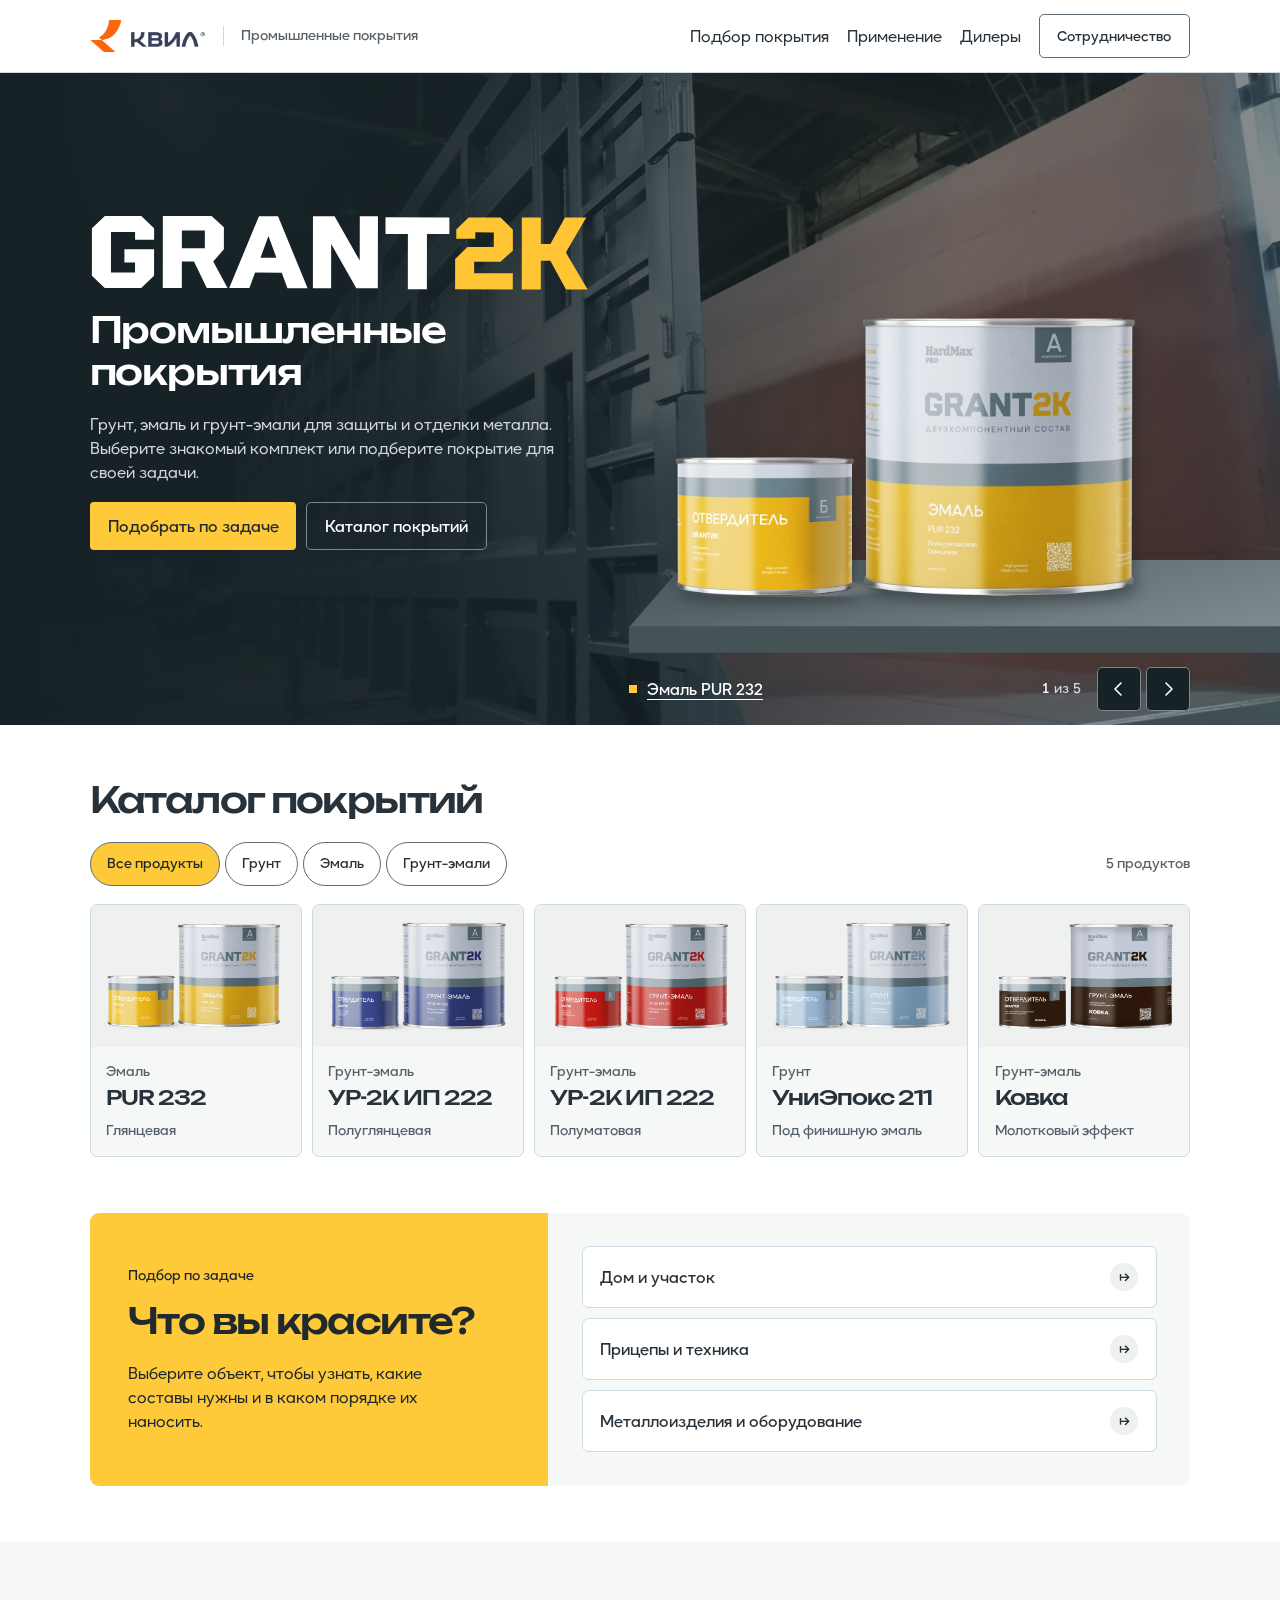
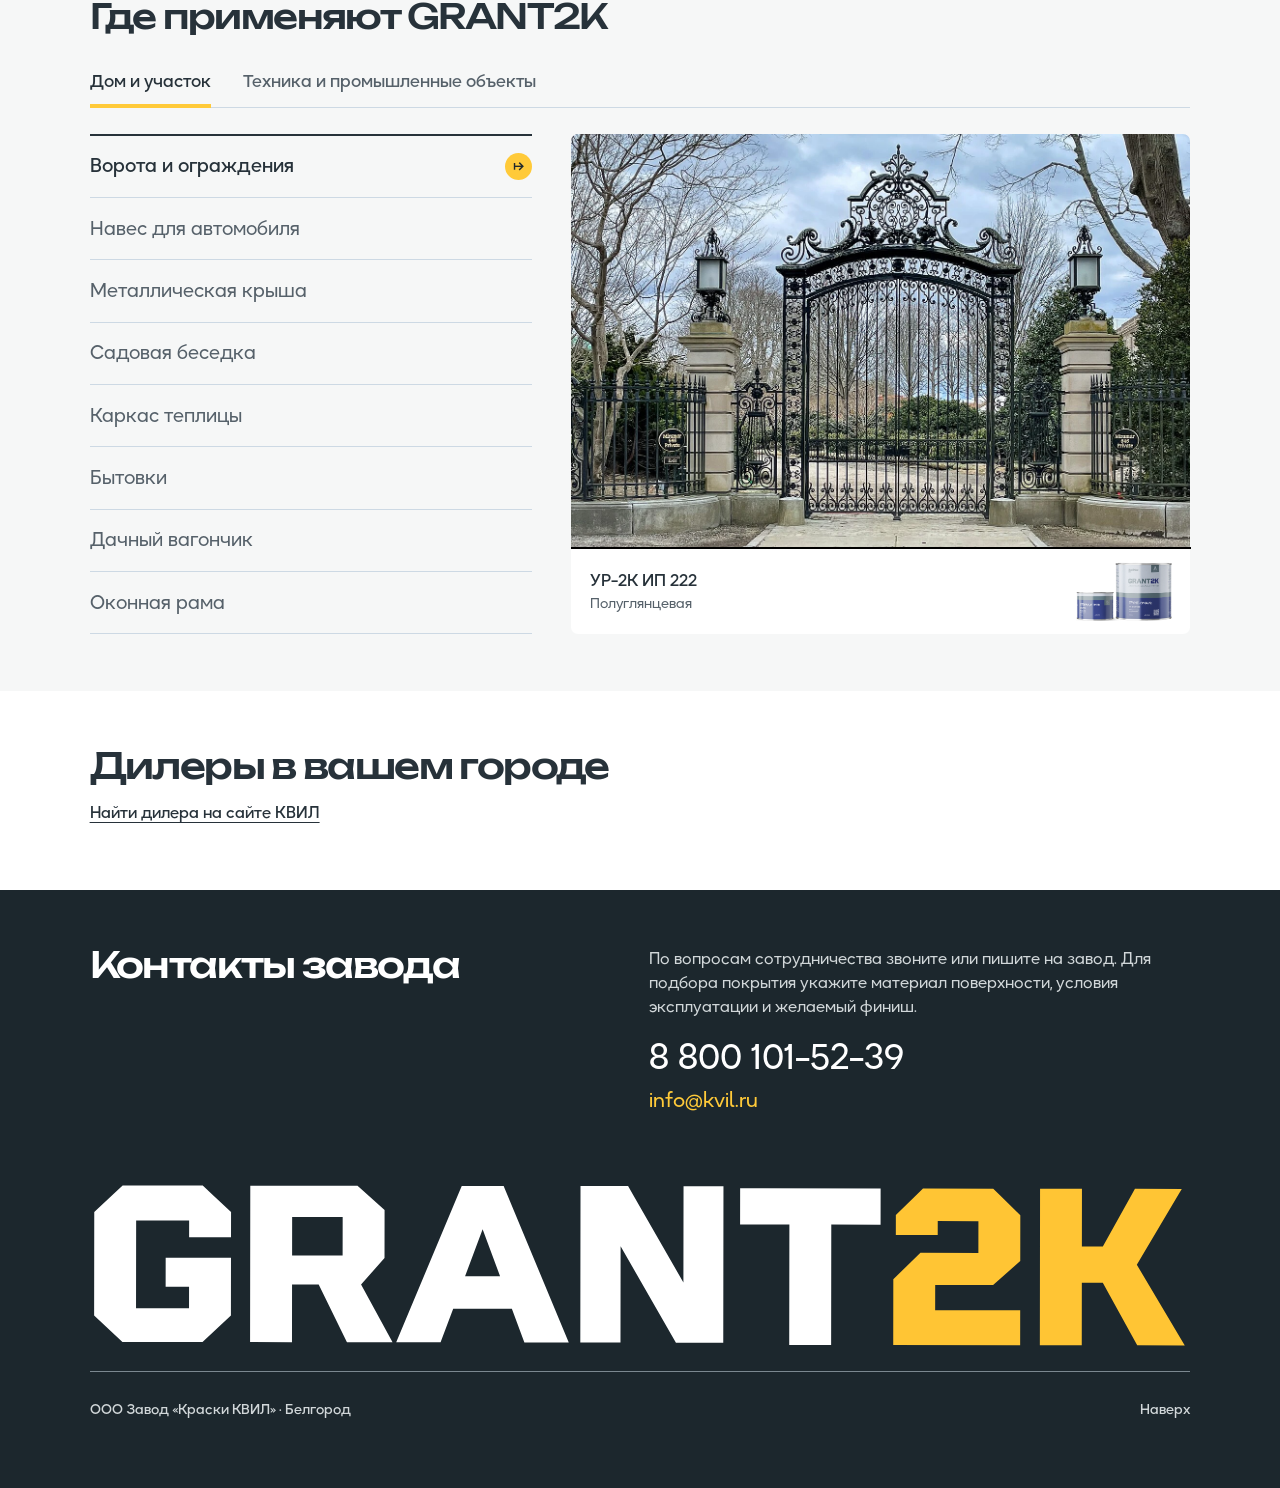
<file: coatings/index.html>
<!DOCTYPE html>
<html lang="ru"><head><meta charset="utf-8"/><meta content="width=device-width, initial-scale=1" name="viewport"/><meta content="#172226" name="theme-color"/><title>GRANT2K | Подбор покрытий КВИЛ</title><meta content="Посмотрите, какие покрытия GRANT2K подходят для навесов, кровли, техники и других конструкций. Откройте характеристики состава из подписи к фотографии." name="description"/><link href="style.css" rel="stylesheet"/><script defer="" src="scripts/site.js"></script></head><body id="top"><a class="skip" href="#catalog">К каталогу</a>
<svg width="0" height="0" class="icon-defs" aria-hidden="true" focusable="false" xmlns="http://www.w3.org/2000/svg">
<defs>
  <path id="slide-chevron" d="m8 4 6 6-6 6"/>
  <path id="external-link-mark" d="M8 4H4v12h12v-4M10 10l7-7m-5 0h5v5"/>
</defs>
</svg>
<header class="header">
<div class="shell nav-row">
<div class="nav-brand"><a aria-label="КВИЛ, в начало" class="brand" href="#top"><img alt="КВИЛ" src="assets/kvil-brand.png"/></a><span class="division">Промышленные покрытия</span></div>
<button class="secondary menu-toggle" type="button" aria-controls="main-nav" aria-expanded="false" hidden>Меню</button>
<nav id="main-nav" aria-label="Навигация">
<a href="#selector">Подбор покрытия</a><a href="#use">Применение</a><a href="#dealers">Дилеры</a>
<a class="secondary nav-cta" href="#contacts">Сотрудничество</a>
</nav>
<div class="system-dock" hidden>
<button type="button" class="system-pin" aria-haspopup="dialog" aria-controls="coating-picker"><span class="system-thumbs" aria-hidden="true"></span>Моя система</button>
</div>
</div></header>
<p id="system-status" class="sr-only" role="status"></p>
<dialog id="coating-picker" aria-labelledby="picker-heading">
<div class="picker-bar"><span class="kind">Подбор по задаче</span>
<button type="button" class="picker-back" aria-label="Предыдущий вопрос" title="Предыдущий вопрос" hidden><svg class="slide-icon" viewBox="0 0 20 20" aria-hidden="true" focusable="false"><use href="#slide-chevron"/></svg></button>
<button type="button" class="close" aria-label="Закрыть подбор">×</button></div>
<div class="picker-body">
<div class="picker-question"><h2 id="picker-heading" tabindex="-1">Что вы красите?</h2></div>
<div class="picker-stage"></div>
<form id="save-system" class="system-actions" hidden>
<button class="primary" type="submit" form="save-system">Запомнить систему</button>
<button type="button" class="system-reset secondary" hidden>Подобрать другую</button>
<button type="button" class="system-remove text-link" hidden>Убрать из сохранённых</button>
</form>
</div>
<div class="picker-footer"></div>
</dialog>
<main>
<section aria-labelledby="hero-title" class="hero" data-theme="dark">
<div class="hero-back"></div>
<div class="shell hero-inner">
<div class="intro">

<h1 aria-label="Промышленные покрытия GRANT2K" id="hero-title"><img alt="GRANT2K" src="assets/grant2k-logo.svg"/><span class="headline">Промышленные покрытия</span></h1><p class="lead">Грунт, эмаль и грунт-эмали для защиты и отделки металла. Выберите знакомый комплект или подберите покрытие для своей задачи.</p>
<div class="actions"><a class="primary" href="#selector">Подобрать по задаче</a><a class="secondary" href="#catalog">Каталог покрытий</a></div></div>
<div class="showroom">
<div aria-hidden="true" class="plinth">
<div class="plinth-top"></div>
<div class="plinth-front"></div></div><img alt="Глянцевая эмаль PUR 232 с отвердителем" class="display-product" id="display-product" src="assets/pur.webp"/></div>
<div class="slide-bar"><a data-show="pur" href="#detail-pur" id="hero-details"><i></i><span aria-live="polite" id="slide-caption">Эмаль PUR 232</span></a>
<div class="slide-nav" hidden=""><span class="counter"><b id="slide-number">1</b> из 5</span><button aria-label="Предыдущий продукт" id="prev"><svg class="slide-icon" aria-hidden="true" focusable="false" viewBox="0 0 20 20"><use href="#slide-chevron"/></svg></button><button aria-label="Следующий продукт" id="next"><svg class="slide-icon" aria-hidden="true" focusable="false" viewBox="0 0 20 20"><use href="#slide-chevron"/></svg></button></div></div>
</div></section>
<section aria-labelledby="catalog-title" class="catalog shell" id="catalog">
<h2 id="catalog-title">Каталог покрытий</h2>
<div aria-label="Фильтр по типу покрытия" class="filters" hidden="" role="group"><button aria-pressed="true" data-filter="Все">Все продукты</button><button aria-pressed="false" data-filter="Грунт">Грунт</button><button aria-pressed="false" data-filter="Эмаль">Эмаль</button><button aria-pressed="false" data-filter="Грунт-эмаль">Грунт-эмали</button><span aria-live="polite" class="total">5 продуктов</span></div>
<div class="cards">
<article class="card" data-category="Эмаль">
<a aria-label="Эмаль PUR 232, глянцевая. Характеристики и интернет-магазины" class="card-link" data-show="pur" href="#detail-pur" id="card-pur">
<div class="card-image"><img alt="" loading="lazy" src="assets/pur.webp"/></div>
<div class="card-copy" data-reveal="rise"><p>Эмаль</p><h3>PUR 232</h3><span class="finish">Глянцевая</span></div></a></article>
<article class="card" data-category="Грунт-эмаль">
<a aria-label="Грунт-эмаль УР-2К ИП 222, полуглянцевая. Характеристики и интернет-магазины" class="card-link" data-show="semi" href="#detail-semi" id="card-semi">
<div class="card-image"><img alt="" loading="lazy" src="assets/semi.webp"/></div>
<div class="card-copy" data-reveal="rise"><p>Грунт-эмаль</p><h3>УР-2К ИП 222</h3><span class="finish">Полуглянцевая</span></div></a></article>
<article class="card" data-category="Грунт-эмаль">
<a aria-label="Грунт-эмаль УР-2К ИП 222, полуматовая. Характеристики и интернет-магазины" class="card-link" data-show="matte" href="#detail-matte" id="card-matte">
<div class="card-image"><img alt="" loading="lazy" src="assets/matte.webp"/></div>
<div class="card-copy" data-reveal="rise"><p>Грунт-эмаль</p><h3>УР-2К ИП 222</h3><span class="finish">Полуматовая</span></div></a></article>
<article class="card" data-category="Грунт">
<a aria-label="Грунт УниЭпокс 211, эпоксидный. Характеристики и интернет-магазины" class="card-link" data-show="primer" href="#detail-primer" id="card-primer">
<div class="card-image"><img alt="" loading="lazy" src="assets/primer.webp"/></div>
<div class="card-copy" data-reveal="rise"><p>Грунт</p><h3>УниЭпокс 211</h3><span class="finish">Под финишную эмаль</span></div></a></article>
<article class="card" data-category="Грунт-эмаль">
<a aria-label="Грунт-эмаль Ковка, молотковый эффект. Характеристики и интернет-магазины" class="card-link" data-show="hammer" href="#detail-hammer" id="card-hammer">
<div class="card-image"><img alt="" loading="lazy" src="assets/hammer.webp"/></div>
<div class="card-copy" data-reveal="rise"><p>Грунт-эмаль</p><h3>Ковка</h3><span class="finish">Молотковый эффект</span></div></a></article></div>
<section aria-labelledby="title-pur" class="product-sheet" id="detail-pur"><a aria-label="Закрыть карточку" class="close" href="#card-pur"><span aria-hidden="true">×</span></a>
<div class="dialog-layout">
<div class="dialog-visual"><img alt="Эмаль PUR 232 и отвердитель" loading="lazy" src="assets/pur.webp"/></div>
<div class="product-intro"><p class="kind">Эмаль · Глянцевая</p>
<h2 id="title-pur">PUR 232</h2><p>Полиуретановая эмаль для загрунтованных металла, бетона и дерева, а также изделий из стеклопластика. Покрытие устойчиво к воде, топливу и маслам.</p>
<div class="product-documents"><a class="tech-link" href="ТО_эмаль_пур_232.pdf" rel="noopener" target="_blank" aria-label="Техническое описание (PDF), откроется в новой вкладке">Техническое описание (PDF)<svg class="link-icon" aria-hidden="true" viewBox="0 0 20 20"><use href="#external-link-mark"/></svg></a></div>
</div>
<details class="product-specs">
<summary>Характеристики</summary>
<dl>
<div><dt>Количество компонентов</dt><dd>2 компонента</dd></div>
<div><dt>Основа и отвердитель по массе</dt><dd>100 : 20</dd></div>
<div><dt>Высыхание при +20 °C</dt><dd>2 часа до отлипа при толщине сухого слоя 40 мкм</dd></div>
<div><dt>Время работы со смесью при +20 °C</dt><dd>6 часов</dd></div></dl>
</details>
<div class="buy-options">
<h3>Интернет-магазины</h3>
<a class="store-offer" href="https://www.vseinstrumenti.ru/product/emal-hardmax-pur-232-grant-2k-pro-ral-3002-karminno-krasnyj-gl-komplekt-2-04-kg-4690417142163-20274638/#service"><img class="store-logo" src="assets/vseinstrumenti-logo-brand.svg" width="32" height="32" alt=""/><span>ВсеИнструменты.ру</span><svg class="link-icon" aria-hidden="true" focusable="false" viewBox="0 0 20 20"><use href="#external-link-mark"/></svg></a>
<a class="store-offer" href="https://www.ozon.ru/product/emal-pur-232-grant-2k-grant-2k-hardmax-pro-ral-3009-oksidno-krasnyy-gl-komplekt-2-04-kg-2605089371/?at=1uGr1TLAvA1UjWIsFO2cM8P55LfzuJ60&amp;sh=bgdEBc3aQg"><img class="store-logo" src="assets/ozon-logo-brand.png" width="32" height="32" alt=""/><span>Ozon</span><svg class="link-icon" aria-hidden="true" focusable="false" viewBox="0 0 20 20"><use href="#external-link-mark"/></svg></a>
</div></div></section>
<section aria-labelledby="title-semi" class="product-sheet" id="detail-semi"><a aria-label="Закрыть карточку" class="close" href="#card-semi"><span aria-hidden="true">×</span></a>
<div class="dialog-layout">
<div class="dialog-visual"><img alt="Грунт-эмаль УР-2К ИП 222 и отвердитель" loading="lazy" src="assets/semi.webp"/></div>
<div class="product-intro"><p class="kind">Грунт-эмаль</p>
<h2 id="title-semi">УР-2К ИП 222 <span class="product-finish">Полуглянцевая</span></h2><p>Антикоррозионная грунт-эмаль для техники и металлоконструкций. Подходит также для бетона, дерева и стеклопластика. Образует твёрдое полуглянцевое покрытие.</p>
<div class="product-documents"><a class="tech-link" href="ТО_грунт-эмаль_ип_222_глянцевая.pdf" rel="noopener" target="_blank" aria-label="Техническое описание (PDF), откроется в новой вкладке">Техническое описание (PDF)<svg class="link-icon" aria-hidden="true" viewBox="0 0 20 20"><use href="#external-link-mark"/></svg></a></div>
</div>
<details class="product-specs">
<summary>Характеристики</summary>
<dl>
<div><dt>Количество компонентов</dt><dd>2 компонента</dd></div>
<div><dt>Основа и отвердитель по массе</dt><dd>100 : 15</dd></div>
<div><dt>Толщина одного сухого слоя</dt><dd>18–30 мкм</dd></div>
<div><dt>Время работы со смесью</dt><dd>Не менее 8 часов</dd></div></dl>
</details>
<div class="buy-options">
<h3>Интернет-магазины</h3>
<a class="store-offer" href="https://www.vseinstrumenti.ru/product/grunt-emal-hardmax-ur-2k-ip-222-grant-2k-pro-ral-9003-signalnyj-belyj-p-gl-komplekt-2-19-kg-4690417138623-20261072/#searchQuery=грунт-эмаль+УР-2К+ИП+222+глянцевая&amp;searchType=srp"><img class="store-logo" src="assets/vseinstrumenti-logo-brand.svg" width="32" height="32" alt=""/><span>ВсеИнструменты.ру</span><svg class="link-icon" aria-hidden="true" focusable="false" viewBox="0 0 20 20"><use href="#external-link-mark"/></svg></a>
<a class="store-offer" href="https://www.ozon.ru/product/grunt-emal-ur-2k-ip-222-grant-2k-grant-2k-hardmax-pro-ral-7024-seryy-grafit-p-gl-komplekt-2-19-kg-2482146865/?at=1uGr1U4O5kjRlHFpxYjk9NeeFdBWWR3U&amp;sh=bgdEBc3aQg"><img class="store-logo" src="assets/ozon-logo-brand.png" width="32" height="32" alt=""/><span>Ozon</span><svg class="link-icon" aria-hidden="true" focusable="false" viewBox="0 0 20 20"><use href="#external-link-mark"/></svg></a>
</div></div></section>
<section aria-labelledby="title-primer" class="product-sheet" id="detail-primer"><a aria-label="Закрыть карточку" class="close" href="#card-primer"><span aria-hidden="true">×</span></a>
<div class="dialog-layout">
<div class="dialog-visual"><img alt="Грунт УниЭпокс 211 и отвердитель" loading="lazy" src="assets/primer.webp"/></div>
<div class="product-intro"><p class="kind">Грунт · Эпоксидный</p>
<h2 id="title-primer">УниЭпокс 211</h2><p>Универсальный грунт для металла и бетона, в том числе для алюминия и оцинкованных поверхностей. Улучшает сцепление покрытия с основанием и защищает металл от коррозии.</p>
<div class="product-documents"><a class="tech-link" href="ТО_грунтовка_униэпокс_211.pdf" rel="noopener" target="_blank" aria-label="Техническое описание (PDF), откроется в новой вкладке">Техническое описание (PDF)<svg class="link-icon" aria-hidden="true" viewBox="0 0 20 20"><use href="#external-link-mark"/></svg></a></div>
</div>
<details class="product-specs">
<summary>Характеристики</summary>
<dl>
<div><dt>Количество компонентов</dt><dd>2 компонента</dd></div>
<div><dt>Основа и отвердитель по массе</dt><dd>100 : 9 с ЭПО 211<br/>100 : 14 с ЭПО 211 ГРАНТ</dd></div>
<div><dt>Высыхание при +20 °C</dt><dd>2 часа до отлипа при толщине сухого слоя 60 мкм</dd></div>
<div><dt>Время работы со смесью при +20 °C</dt><dd>4 часа</dd></div></dl>
</details>
<div class="buy-options">
<h3>Интернет-магазины</h3>
<a class="store-offer" href="https://www.vseinstrumenti.ru/product/grunt-epoksidnyj-hardmax-uniepoks-211-grant-2k-pro-svetlo-seryj-komplekt-2-74-kg-4690417110278-14639315/"><img class="store-logo" src="assets/vseinstrumenti-logo-brand.svg" width="32" height="32" alt=""/><span>ВсеИнструменты.ру</span><svg class="link-icon" aria-hidden="true" focusable="false" viewBox="0 0 20 20"><use href="#external-link-mark"/></svg></a>
<a class="store-offer" href="https://www.ozon.ru/product/grunt-uniepoks-211-grant-2k-grant-2k-hardmax-pro-sv-ser-komplekt-2-74-kg-2613042681/?at=1uGr1V7UaKDacRNCw-hFyMe_tMd9yK55"><img class="store-logo" src="assets/ozon-logo-brand.png" width="32" height="32" alt=""/><span>Ozon</span><svg class="link-icon" aria-hidden="true" focusable="false" viewBox="0 0 20 20"><use href="#external-link-mark"/></svg></a>
</div></div></section>
<section aria-labelledby="title-matte" class="product-sheet" id="detail-matte"><a aria-label="Закрыть карточку" class="close" href="#card-matte"><span aria-hidden="true">×</span></a>
<div class="dialog-layout">
<div class="dialog-visual"><img alt="Грунт-эмаль УР-2К ИП 222 и отвердитель" loading="lazy" src="assets/matte.webp"/></div>
<div class="product-intro"><p class="kind">Грунт-эмаль</p>
<h2 id="title-matte">УР-2К ИП 222 <span class="product-finish">Полуматовая</span></h2><p>Полуматовое антикоррозионное покрытие для сельскохозяйственной, дорожной и строительной техники. Подходит для металла, бетона, дерева и стеклопластика.</p>
<div class="product-documents"><a class="tech-link" href="ТО_грунт-эмаль_ип_222_матовая.pdf" rel="noopener" target="_blank" aria-label="Техническое описание (PDF), откроется в новой вкладке">Техническое описание (PDF)<svg class="link-icon" aria-hidden="true" viewBox="0 0 20 20"><use href="#external-link-mark"/></svg></a></div>
</div>
<details class="product-specs">
<summary>Характеристики</summary>
<dl>
<div><dt>Количество компонентов</dt><dd>2 компонента</dd></div>
<div><dt>Основа и отвердитель по массе</dt><dd>100 : 15</dd></div>
<div><dt>Толщина одного сухого слоя</dt><dd>18–30 мкм</dd></div>
<div><dt>Время работы со смесью</dt><dd>Не менее 8 часов</dd></div></dl>
</details>
<div class="buy-options">
<h3>Интернет-магазины</h3>
<a class="store-offer" href="https://www.vseinstrumenti.ru/product/grunt-emal-hardmax-ur-2k-ip-222-grant-2k-pro-ral-7044-seryj-shelk-mat-komplekt-2-19-kg-4690417143122-20274296/#searchQuery=грунт-эмаль+УР-2К+ИП+222+матовая&amp;searchType=srp"><img class="store-logo" src="assets/vseinstrumenti-logo-brand.svg" width="32" height="32" alt=""/><span>ВсеИнструменты.ру</span><svg class="link-icon" aria-hidden="true" focusable="false" viewBox="0 0 20 20"><use href="#external-link-mark"/></svg></a>
<a class="store-offer" href="https://www.ozon.ru/product/grunt-emal-ur-2k-ip-222-grant-2k-grant-2k-hardmax-pro-ral-9005-gluboko-chernyy-mat-komplekt-2-19-kg-2604917590/?at=1uGr1PqA5UMdYKPlspNGRe1Zd-xgoY2j&amp;__rr=1&amp;sh=bgdEBc3aQg"><img class="store-logo" src="assets/ozon-logo-brand.png" width="32" height="32" alt=""/><span>Ozon</span><svg class="link-icon" aria-hidden="true" focusable="false" viewBox="0 0 20 20"><use href="#external-link-mark"/></svg></a>
</div></div></section>
<section aria-labelledby="title-hammer" class="product-sheet" id="detail-hammer"><a aria-label="Закрыть карточку" class="close" href="#card-hammer"><span aria-hidden="true">×</span></a>
<div class="dialog-layout">
<div class="dialog-visual"><img alt="Грунт-эмаль Ковка и отвердитель" loading="lazy" src="assets/hammer.webp"/></div>
<div class="product-intro"><p class="kind">Грунт-эмаль · Молотковый эффект</p>
<h2 id="title-hammer">Ковка</h2><p>Образует рельефный рисунок и маскирует небольшие дефекты. Подходит для металла, дерева, бетона, стеклопластика и керамики внутри помещений и на открытом воздухе.</p>
<div class="product-documents"><a class="tech-link" href="ТО_грунт-эмаль_ковка.pdf" rel="noopener" target="_blank" aria-label="Техническое описание (PDF), откроется в новой вкладке">Техническое описание (PDF)<svg class="link-icon" aria-hidden="true" viewBox="0 0 20 20"><use href="#external-link-mark"/></svg></a></div>
</div>
<details class="product-specs">
<summary>Характеристики</summary>
<dl>
<div><dt>Количество компонентов</dt><dd>3 компонента</dd></div>
<div><dt>Основа и отвердитель по массе</dt><dd>100 : 27</dd></div>
<div><dt>Активатор текстуры (В)</dt><dd>10% от массы смеси А и Б</dd></div>
<div><dt>Высыхание при +20 °C и толщине 90 мкм</dt><dd>Через 8 часов возможно оклеивание, через 16 часов изделие готово к сборке</dd></div>
<div><dt>Время работы со смесью</dt><dd>1,5 часа при 20 °C</dd></div></dl>
</details>
<div class="buy-options">
<h3>Интернет-магазины</h3>
<a class="store-offer" href="https://www.vseinstrumenti.ru/product/grunt-emal-s-molotkovym-effektom-hardmax-grant-2k-kovka-pro-serebro-komplekt-1-75-l-1-67-kg-4690417153510-27369696/#searchQuery=грунт-эмаль+КОВКА&amp;searchType=srp"><img class="store-logo" src="assets/vseinstrumenti-logo-brand.svg" width="32" height="32" alt=""/><span>ВсеИнструменты.ру</span><svg class="link-icon" aria-hidden="true" focusable="false" viewBox="0 0 20 20"><use href="#external-link-mark"/></svg></a>
</div></div></section></section>
<section id="selector" class="selector shell" aria-labelledby="selector-title">
<div class="selector-grid">
<div class="selector-intro">
<p class="kind">Подбор по задаче</p>
<h2 id="selector-title">Что вы красите?</h2>
<p>Выберите объект, чтобы узнать, какие составы нужны и в каком порядке их наносить.</p>
</div>
<div class="tasks">
<details class="task" name="coating-task" data-project="Дом и участок" data-place="" data-material="Сталь или чугун">
<summary>Дом и участок · Сталь или чугун</summary>
<div class="task-body">
<div class="answer" data-finish="Глянцевый"><strong>Глянцевый</strong><p><span>Сначала нанесите грунт</span> <a class="text-link" href="#detail-primer" data-show="primer">Грунт УниЭпокс 211</a></p><p><span>Затем нанесите глянцевую эмаль</span> <a class="text-link" href="#detail-pur" data-show="pur">Эмаль PUR 232</a></p></div>
<div class="answer" data-finish="Полуглянцевый"><strong>Полуглянцевый</strong><p><span>Нанесите грунт-эмаль в два слоя</span> <a class="text-link" href="#detail-semi" data-show="semi">УР-2К ИП 222 · полуглянцевый финиш</a></p></div>
<div class="answer" data-finish="Полуматовый"><strong>Полуматовый</strong><p><span>Нанесите грунт-эмаль в два слоя</span> <a class="text-link" href="#detail-matte" data-show="matte">УР-2К ИП 222 · полуматовый финиш</a></p></div>
<div class="answer" data-finish="Молотковый"><strong>Молотковый</strong><p><span>Нанесите грунт-эмаль в два слоя</span> <a class="text-link" href="#detail-hammer" data-show="hammer">Грунт-эмаль Ковка</a></p></div>
</div>
</details>
<details class="task" name="coating-task" data-project="Дом и участок" data-place="" data-material="Оцинковка или алюминий">
<summary>Дом и участок · Оцинковка или алюминий</summary>
<div class="task-body">
<div class="answer" data-finish="Глянцевый"><strong>Глянцевый</strong><p><span>Сначала нанесите грунт</span> <a class="text-link" href="#detail-primer" data-show="primer">Грунт УниЭпокс 211</a></p><p><span>Затем нанесите глянцевую эмаль</span> <a class="text-link" href="#detail-pur" data-show="pur">Эмаль PUR 232</a></p></div>
<div class="answer" data-finish="Полуглянцевый"><strong>Полуглянцевый</strong><p><span>Сначала нанесите грунт</span> <a class="text-link" href="#detail-primer" data-show="primer">Грунт УниЭпокс 211</a></p><p><span>Затем нанесите грунт-эмаль</span> <a class="text-link" href="#detail-semi" data-show="semi">УР-2К ИП 222 · полуглянцевый финиш</a></p></div>
<div class="answer" data-finish="Полуматовый"><strong>Полуматовый</strong><p><span>Сначала нанесите грунт</span> <a class="text-link" href="#detail-primer" data-show="primer">Грунт УниЭпокс 211</a></p><p><span>Затем нанесите грунт-эмаль</span> <a class="text-link" href="#detail-matte" data-show="matte">УР-2К ИП 222 · полуматовый финиш</a></p></div>
<div class="answer" data-finish="Молотковый"><strong>Молотковый</strong><p><span>Нанесите грунт-эмаль в два слоя</span> <a class="text-link" href="#detail-hammer" data-show="hammer">Грунт-эмаль Ковка</a></p></div>
</div>
</details>
<details class="task" name="coating-task" data-project="Дом и участок" data-place="" data-material="Бетон">
<summary>Дом и участок · Бетон</summary>
<div class="task-body">
<div class="answer" data-finish="Глянцевый"><strong>Глянцевый</strong><p><span>Сначала нанесите грунт</span> <a class="text-link" href="#detail-primer" data-show="primer">Грунт УниЭпокс 211</a></p><p><span>Затем нанесите глянцевую эмаль</span> <a class="text-link" href="#detail-pur" data-show="pur">Эмаль PUR 232</a></p></div>
<div class="answer" data-finish="Полуглянцевый"><strong>Полуглянцевый</strong><p><span>Нанесите грунт-эмаль в два слоя</span> <a class="text-link" href="#detail-semi" data-show="semi">УР-2К ИП 222 · полуглянцевый финиш</a></p></div>
<div class="answer" data-finish="Полуматовый"><strong>Полуматовый</strong><p><span>Нанесите грунт-эмаль в два слоя</span> <a class="text-link" href="#detail-matte" data-show="matte">УР-2К ИП 222 · полуматовый финиш</a></p></div>
<div class="answer" data-finish="Молотковый"><strong>Молотковый</strong><p><span>Нанесите грунт-эмаль в два слоя</span> <a class="text-link" href="#detail-hammer" data-show="hammer">Грунт-эмаль Ковка</a></p></div>
</div>
</details>
<details class="task" name="coating-task" data-project="Дом и участок" data-place="" data-material="Дерево">
<summary>Дом и участок · Дерево</summary>
<div class="task-body">
<div class="answer" data-finish="Полуглянцевый"><strong>Полуглянцевый</strong><p><span>Нанесите грунт-эмаль в два слоя</span> <a class="text-link" href="#detail-semi" data-show="semi">УР-2К ИП 222 · полуглянцевый финиш</a></p></div>
<div class="answer" data-finish="Полуматовый"><strong>Полуматовый</strong><p><span>Нанесите грунт-эмаль в два слоя</span> <a class="text-link" href="#detail-matte" data-show="matte">УР-2К ИП 222 · полуматовый финиш</a></p></div>
</div>
</details>
<details class="task" name="coating-task" data-project="Прицепы и техника" data-place="" data-material="Сталь или чугун">
<summary>Прицепы и техника · Сталь или чугун</summary>
<div class="task-body">
<div class="answer" data-finish="Глянцевый"><strong>Глянцевый</strong><p><span>Сначала нанесите грунт</span> <a class="text-link" href="#detail-primer" data-show="primer">Грунт УниЭпокс 211</a></p><p><span>Затем нанесите глянцевую эмаль</span> <a class="text-link" href="#detail-pur" data-show="pur">Эмаль PUR 232</a></p></div>
<div class="answer" data-finish="Полуглянцевый"><strong>Полуглянцевый</strong><p><span>Нанесите грунт-эмаль в два слоя</span> <a class="text-link" href="#detail-semi" data-show="semi">УР-2К ИП 222 · полуглянцевый финиш</a></p></div>
<div class="answer" data-finish="Полуматовый"><strong>Полуматовый</strong><p><span>Нанесите грунт-эмаль в два слоя</span> <a class="text-link" href="#detail-matte" data-show="matte">УР-2К ИП 222 · полуматовый финиш</a></p></div>
<div class="answer" data-finish="Молотковый"><strong>Молотковый</strong><p><span>Нанесите грунт-эмаль в два слоя</span> <a class="text-link" href="#detail-hammer" data-show="hammer">Грунт-эмаль Ковка</a></p></div>
</div>
</details>
<details class="task" name="coating-task" data-project="Прицепы и техника" data-place="" data-material="Оцинковка или алюминий">
<summary>Прицепы и техника · Оцинковка или алюминий</summary>
<div class="task-body">
<div class="answer" data-finish="Глянцевый"><strong>Глянцевый</strong><p><span>Сначала нанесите грунт</span> <a class="text-link" href="#detail-primer" data-show="primer">Грунт УниЭпокс 211</a></p><p><span>Затем нанесите глянцевую эмаль</span> <a class="text-link" href="#detail-pur" data-show="pur">Эмаль PUR 232</a></p></div>
<div class="answer" data-finish="Полуглянцевый"><strong>Полуглянцевый</strong><p><span>Сначала нанесите грунт</span> <a class="text-link" href="#detail-primer" data-show="primer">Грунт УниЭпокс 211</a></p><p><span>Затем нанесите грунт-эмаль</span> <a class="text-link" href="#detail-semi" data-show="semi">УР-2К ИП 222 · полуглянцевый финиш</a></p></div>
<div class="answer" data-finish="Полуматовый"><strong>Полуматовый</strong><p><span>Сначала нанесите грунт</span> <a class="text-link" href="#detail-primer" data-show="primer">Грунт УниЭпокс 211</a></p><p><span>Затем нанесите грунт-эмаль</span> <a class="text-link" href="#detail-matte" data-show="matte">УР-2К ИП 222 · полуматовый финиш</a></p></div>
<div class="answer" data-finish="Молотковый"><strong>Молотковый</strong><p><span>Нанесите грунт-эмаль в два слоя</span> <a class="text-link" href="#detail-hammer" data-show="hammer">Грунт-эмаль Ковка</a></p></div>
</div>
</details>
<details class="task" name="coating-task" data-project="Металлоизделия и оборудование" data-place="Только внутри помещения" data-material="">
<summary>Металлоизделия и оборудование · Только внутри помещения</summary>
<div class="task-body">
<div class="answer" data-finish=""><p><span>Нанесите грунт в два слоя</span> <a class="text-link" href="#detail-primer" data-show="primer">Грунт УниЭпокс 211</a></p></div>
</div>
</details>
<details class="task" name="coating-task" data-project="Металлоизделия и оборудование" data-place="На улице или и там, и там" data-material="Сталь или чугун">
<summary>Металлоизделия и оборудование · На улице или и там, и там · Сталь или чугун</summary>
<div class="task-body">
<div class="answer" data-finish="Глянцевый"><strong>Глянцевый</strong><p><span>Сначала нанесите грунт</span> <a class="text-link" href="#detail-primer" data-show="primer">Грунт УниЭпокс 211</a></p><p><span>Затем нанесите глянцевую эмаль</span> <a class="text-link" href="#detail-pur" data-show="pur">Эмаль PUR 232</a></p></div>
<div class="answer" data-finish="Полуглянцевый"><strong>Полуглянцевый</strong><p><span>Нанесите грунт-эмаль в два слоя</span> <a class="text-link" href="#detail-semi" data-show="semi">УР-2К ИП 222 · полуглянцевый финиш</a></p></div>
<div class="answer" data-finish="Полуматовый"><strong>Полуматовый</strong><p><span>Нанесите грунт-эмаль в два слоя</span> <a class="text-link" href="#detail-matte" data-show="matte">УР-2К ИП 222 · полуматовый финиш</a></p></div>
</div>
</details>
<details class="task" name="coating-task" data-project="Металлоизделия и оборудование" data-place="На улице или и там, и там" data-material="Оцинковка или алюминий">
<summary>Металлоизделия и оборудование · На улице или и там, и там · Оцинковка или алюминий</summary>
<div class="task-body">
<div class="answer" data-finish="Глянцевый"><strong>Глянцевый</strong><p><span>Сначала нанесите грунт</span> <a class="text-link" href="#detail-primer" data-show="primer">Грунт УниЭпокс 211</a></p><p><span>Затем нанесите глянцевую эмаль</span> <a class="text-link" href="#detail-pur" data-show="pur">Эмаль PUR 232</a></p></div>
<div class="answer" data-finish="Полуглянцевый"><strong>Полуглянцевый</strong><p><span>Сначала нанесите грунт</span> <a class="text-link" href="#detail-primer" data-show="primer">Грунт УниЭпокс 211</a></p><p><span>Затем нанесите грунт-эмаль</span> <a class="text-link" href="#detail-semi" data-show="semi">УР-2К ИП 222 · полуглянцевый финиш</a></p></div>
<div class="answer" data-finish="Полуматовый"><strong>Полуматовый</strong><p><span>Сначала нанесите грунт</span> <a class="text-link" href="#detail-primer" data-show="primer">Грунт УниЭпокс 211</a></p><p><span>Затем нанесите грунт-эмаль</span> <a class="text-link" href="#detail-matte" data-show="matte">УР-2К ИП 222 · полуматовый финиш</a></p></div>
</div>
</details>
</div>

</div>
</section>
<section aria-labelledby="use-title" class="uses" id="use">
<div class="shell">
<h2 id="use-title">Где применяют GRANT2K</h2>
<div class="use-tabs" role="group" aria-label="Объекты применения">
<a id="home-tab" href="#home-examples" aria-controls="home-examples">Дом и участок</a>
<a id="industry-tab" href="#industry-examples" aria-controls="industry-examples">Техника и промышленные объекты</a>
</div>
<section class="use-panel" id="home-examples" aria-labelledby="home-examples-heading">
<h3 class="use-fallback-heading" id="home-examples-heading">Дом и участок</h3>
<div class="use-objects">
<div class="use-object">
<h4>Ворота и ограждения</h4>
<figure id="use-gates">
<template class="use-credit">Фото: <a href="https://commons.wikimedia.org/wiki/File:Gates_of_the_Miramar_estate,_Newport_Rhode_Island.jpg">Kenneth C. Zirkel</a> · <a href="https://creativecommons.org/licenses/by-sa/4.0">CC BY-SA 4.0</a>. Адаптировано для сайта.</template>
<a aria-label="Увеличить фото: Чёрные ажурные ворота с фонарями на каменных столбах" class="use-photo" href="assets/applications/gates-front.webp"><img alt="Чёрные ажурные ворота с фонарями на каменных столбах" loading="lazy" src="assets/applications/gates-front.webp"/></a>
<figcaption>
<p class="use-coating"><a class="coating-product" href="#detail-semi" data-show="semi"><span><span class="coating-name">УР-2К ИП 222</span> <span class="coating-detail">Полуглянцевая</span></span><img alt="" src="assets/semi.webp" width="112" height="72" loading="lazy"></a></p>
</figcaption>
</figure>
</div>
<div class="use-object">
<h4>Навес для автомобиля</h4>
<figure id="use-canopy">
<template class="use-credit">Фото: <a href="https://commons.wikimedia.org/wiki/File:Design_Rows_Carport.jpg">Philipp König</a> · <a href="https://creativecommons.org/licenses/by-sa/4.0">CC BY-SA 4.0</a>. Адаптировано для сайта.</template>
<a aria-label="Увеличить фото: Тёмный каркас навеса с плоской крышей во дворе" class="use-photo" href="assets/applications/canopy.webp"><img alt="Тёмный каркас навеса с плоской крышей во дворе" loading="lazy" src="assets/applications/canopy.webp"/></a>
<figcaption>
<p class="use-coating"><a class="coating-product" href="#detail-semi" data-show="semi"><span><span class="coating-name">УР-2К ИП 222</span> <span class="coating-detail">Полуглянцевая</span></span><img alt="" src="assets/semi.webp" width="112" height="72" loading="lazy"></a></p>
</figcaption>
</figure>
</div>
<div class="use-object">
<h4>Металлическая крыша</h4>
<figure id="use-roof">
<template class="use-credit">Фото: <a href="https://commons.wikimedia.org/wiki/File:%D0%9A%D1%80%D1%8B%D1%88%D0%B0,%D0%BE%D0%B1%D0%BB%D0%B8%D1%86%D0%BE%D0%B2%D0%B0%D0%BD%D0%BD%D0%B0%D1%8F_%D0%BC%D0%B5%D1%82%D0%B0%D0%BB%D0%BB%D0%BE%D1%87%D0%B5%D1%80%D0%B5%D0%BF%D0%B8%D1%86%D0%B5%D0%B9.JPG">Mmanokhin</a> · <a href="https://creativecommons.org/licenses/by-sa/3.0">CC BY-SA 3.0</a>. Адаптировано для сайта.</template>
<a aria-label="Увеличить фото: Рельеф металлической черепицы на скатах крыши с тремя дымоходами" class="use-photo" href="assets/applications/roof-profile.webp"><img alt="Рельеф металлической черепицы на скатах крыши с тремя дымоходами" loading="lazy" src="assets/applications/roof-profile.webp"/></a>
<figcaption>
<p class="use-coating"><a class="coating-product" href="#detail-primer" data-show="primer"><span><span class="coating-name">УниЭпокс 211</span> <span class="coating-detail">Грунт</span></span><img alt="" src="assets/primer.webp" width="112" height="72" loading="lazy"></a> <span class="coating-next"><span aria-hidden="true">→</span><span class="sr-only">затем</span> <a class="coating-product" href="#detail-pur" data-show="pur"><span><span class="coating-name">PUR 232</span> <span class="coating-detail">Эмаль</span></span><img alt="" src="assets/pur.webp" width="112" height="72" loading="lazy"></a></span></p>
</figcaption>
</figure>
</div>
<div class="use-object">
<h4>Садовая беседка</h4>
<figure id="use-gazebo">
<template class="use-credit">Фото: <a href="https://commons.wikimedia.org/wiki/File:7561._Gazebo_in_Alexandria_Park.jpg">GAlexandrova</a> · <a href="https://creativecommons.org/licenses/by-sa/4.0">CC BY-SA 4.0</a>. Адаптировано для сайта.</template>
<a aria-label="Увеличить фото: Зелёная круглая беседка с тонкими металлическими стойками" class="use-photo" href="assets/applications/gazebo.webp"><img alt="Зелёная круглая беседка с тонкими металлическими стойками" loading="lazy" src="assets/applications/gazebo.webp"/></a>
<figcaption>
<p class="use-coating"><a class="coating-product" href="#detail-semi" data-show="semi"><span><span class="coating-name">УР-2К ИП 222</span> <span class="coating-detail">Полуглянцевая</span></span><img alt="" src="assets/semi.webp" width="112" height="72" loading="lazy"></a></p>
</figcaption>
</figure>
</div>
<div class="use-object">
<h4>Каркас теплицы</h4>
<figure id="use-greenhouse">
<template class="use-credit">Фото: <a href="https://commons.wikimedia.org/wiki/File:Small_greenhouse_with_grapevines_escaping.jpg">W.carter</a> · <a href="https://creativecommons.org/publicdomain/zero/1.0/deed.en">CC0</a>. Адаптировано для сайта.</template>
<a aria-label="Увеличить фото: Светлые стойки и перемычки остеклённой теплицы" class="use-photo" href="assets/applications/greenhouse.webp"><img alt="Светлые стойки и перемычки остеклённой теплицы" loading="lazy" src="assets/applications/greenhouse.webp"/></a>
<figcaption>
<p class="use-coating"><a class="coating-product" href="#detail-semi" data-show="semi"><span><span class="coating-name">УР-2К ИП 222</span> <span class="coating-detail">Полуглянцевая</span></span><img alt="" src="assets/semi.webp" width="112" height="72" loading="lazy"></a></p>
</figcaption>
</figure>
</div>
<div class="use-object">
<h4>Бытовки</h4>
<figure id="use-site-cabin">
<template class="use-credit">Фото: <a href="https://commons.wikimedia.org/wiki/File:Site_hut_containers.jpg">Tiia Monto</a> · <a href="https://creativecommons.org/licenses/by-sa/4.0">CC BY-SA 4.0</a>. Адаптировано для сайта.</template>
<a aria-label="Увеличить фото: Светлые сборные бытовки с металлическими стенами и оконными рамами" class="use-photo" href="assets/applications/site-cabin.webp"><img alt="Светлые сборные бытовки с металлическими стенами и оконными рамами" loading="lazy" src="assets/applications/site-cabin.webp"/></a>
<figcaption>
<p class="use-coating"><a class="coating-product" href="#detail-semi" data-show="semi"><span><span class="coating-name">УР-2К ИП 222</span> <span class="coating-detail">Полуглянцевая</span></span><img alt="" src="assets/semi.webp" width="112" height="72" loading="lazy"></a></p>
</figcaption>
</figure>
</div>
<div class="use-object">
<h4>Дачный вагончик</h4>
<figure id="use-garden-hut">
<template class="use-credit">Фото: <a href="https://commons.wikimedia.org/wiki/File:Portable_cabin_by_River_Cam_-_geograph.org.uk_-_5064667.jpg">Robin Webster</a> · <a href="https://creativecommons.org/licenses/by-sa/2.0">CC BY-SA 2.0</a>. Адаптировано для сайта.</template>
<a aria-label="Увеличить фото: Деревянный вагончик на колёсах у воды, вид со стороны окон" class="use-photo" href="assets/applications/garden-hut-timber.webp"><img alt="Деревянный вагончик на колёсах у воды, вид со стороны окон" loading="lazy" src="assets/applications/garden-hut-timber.webp"/></a>
<figcaption>
<p class="use-coating"><a class="coating-product" href="#detail-semi" data-show="semi"><span><span class="coating-name">УР-2К ИП 222</span> <span class="coating-detail">Полуглянцевая</span></span><img alt="" src="assets/semi.webp" width="112" height="72" loading="lazy"></a></p>
</figcaption>
</figure>
</div>
<div class="use-object">
<h4>Оконная рама</h4>
<figure id="use-window">
<template class="use-credit">Фото: <a href="https://commons.wikimedia.org/wiki/File:Imani-bahati-glass-window-with-white-steel-frame.jpg">Imani Bahati</a> · <a href="https://creativecommons.org/publicdomain/zero/1.0/deed.en">CC0</a>. Адаптировано для сайта.</template>
<a aria-label="Увеличить фото: Белый арочный металлический переплёт окна" class="use-photo" href="assets/applications/window.webp"><img alt="Белый арочный металлический переплёт окна" loading="lazy" src="assets/applications/window.webp"/></a>
<figcaption>
<p class="use-coating"><a class="coating-product" href="#detail-semi" data-show="semi"><span><span class="coating-name">УР-2К ИП 222</span> <span class="coating-detail">Полуглянцевая</span></span><img alt="" src="assets/semi.webp" width="112" height="72" loading="lazy"></a></p>
</figcaption>
</figure>
</div>
</div>
</section>
<section class="use-panel" id="industry-examples" aria-labelledby="industry-examples-heading">
<h3 class="use-fallback-heading" id="industry-examples-heading">Техника и промышленные объекты</h3>
<div class="use-objects">
<div class="use-object">
<h4>Рама трёхосного полуприцепа</h4>
<figure id="use-trailer">
<a aria-label="Увеличить фото: Красная рама полуприцепа с колёсами в заводском цехе" class="use-photo" href="assets/objects/trailer-chassis.webp"><img alt="Красная рама полуприцепа с колёсами в заводском цехе" loading="lazy" src="assets/objects/trailer-chassis.webp"/></a>
<figcaption>
<p class="use-coating"><a class="coating-product" href="#detail-primer" data-show="primer"><span><span class="coating-name">УниЭпокс 211</span> <span class="coating-detail">Грунт</span></span><img alt="" src="assets/primer.webp" width="112" height="72" loading="lazy"></a> <span class="coating-next"><span aria-hidden="true">→</span><span class="sr-only">затем</span> <a class="coating-product" href="#detail-pur" data-show="pur"><span><span class="coating-name">PUR 232</span> <span class="coating-detail">Эмаль</span></span><img alt="" src="assets/pur.webp" width="112" height="72" loading="lazy"></a></span></p>
</figcaption>
</figure>
</div>
<div class="use-object">
<h4>Автоцистерна</h4>
<figure id="use-tanker">
<a aria-label="Увеличить фото: Тёмная цистерна на грузовом шасси, вид сзади и сбоку" class="use-photo" href="assets/objects/tanker-rear.webp"><img alt="Тёмная цистерна на грузовом шасси, вид сзади и сбоку" loading="lazy" src="assets/objects/tanker-rear.webp"/></a>
<figcaption>
<p class="use-coating"><a class="coating-product" href="#detail-semi" data-show="semi"><span><span class="coating-name">УР-2К ИП 222</span> <span class="coating-detail">Полуглянцевая</span></span><img alt="" src="assets/semi.webp" width="112" height="72" loading="lazy"></a></p>
</figcaption>
</figure>
</div>
<div class="use-object">
<h4>Локомотив</h4>
<figure id="use-locomotive">
<a aria-label="Увеличить фото: Красный корпус локомотива с серой кабиной" class="use-photo" href="assets/objects/locomotive.webp"><img alt="Красный корпус локомотива с серой кабиной" loading="lazy" src="assets/objects/locomotive.webp"/></a>
<figcaption>
<p class="use-coating"><a class="coating-product" href="#detail-semi" data-show="semi"><span><span class="coating-name">УР-2К ИП 222</span> <span class="coating-detail">Полуглянцевая</span></span><img alt="" src="assets/semi.webp" width="112" height="72" loading="lazy"></a></p>
</figcaption>
</figure>
</div>
<div class="use-object">
<h4>Железнодорожный вагон</h4>
<figure id="use-railcar">
<a aria-label="Увеличить фото: Зелёный вагон со светлой продольной полосой" class="use-photo" href="assets/objects/railcar.webp"><img alt="Зелёный вагон со светлой продольной полосой" loading="lazy" src="assets/objects/railcar.webp"/></a>
<figcaption>
<p class="use-coating"><a class="coating-product" href="#detail-semi" data-show="semi"><span><span class="coating-name">УР-2К ИП 222</span> <span class="coating-detail">Полуглянцевая</span></span><img alt="" src="assets/semi.webp" width="112" height="72" loading="lazy"></a></p>
</figcaption>
</figure>
</div>
<div class="use-object">
<h4>Кузов грузовика</h4>
<figure id="use-truck-body">
<a aria-label="Увеличить фото: Синий самосвал в профиль с высоким стальным кузовом" class="use-photo" href="assets/objects/truck-body-side.webp"><img alt="Синий самосвал в профиль с высоким стальным кузовом" loading="lazy" src="assets/objects/truck-body-side.webp"/></a>
<figcaption>
<p class="use-coating"><a class="coating-product" href="#detail-semi" data-show="semi"><span><span class="coating-name">УР-2К ИП 222</span> <span class="coating-detail">Полуглянцевая</span></span><img alt="" src="assets/semi.webp" width="112" height="72" loading="lazy"></a></p>
</figcaption>
</figure>
</div>
<div class="use-object">
<h4>Промышленная платформа</h4>
<figure id="use-platform">
<a aria-label="Увеличить фото: Две длинные оранжевые платформы под освещением окрасочного цеха" class="use-photo" href="assets/objects/platform-decks.webp"><img alt="Две длинные оранжевые платформы под освещением окрасочного цеха" loading="lazy" src="assets/objects/platform-decks.webp"/></a>
<figcaption>
<p class="use-coating"><a class="coating-product" href="#detail-semi" data-show="semi"><span><span class="coating-name">УР-2К ИП 222</span> <span class="coating-detail">Полуглянцевая</span></span><img alt="" src="assets/semi.webp" width="112" height="72" loading="lazy"></a></p>
</figcaption>
</figure>
</div>
<div class="use-object">
<h4>Водонапорная башня</h4>
<figure id="use-water-tower">
<template class="use-credit">Фото: <a href="https://commons.wikimedia.org/wiki/File:%D0%91%D0%B0%D1%88%D0%BD%D1%8F_%D0%A0%D0%BE%D0%B6%D0%BD%D0%BE%D0%B2%D1%81%D0%BA%D0%BE%D0%B3%D0%BE.jpg">Nicolas-a</a> · <a href="https://creativecommons.org/licenses/by/3.0">CC BY 3.0</a>. Адаптировано для сайта.</template>
<a aria-label="Увеличить фото: Стальная водонапорная башня рядом с хозяйственной постройкой" class="use-photo" href="assets/applications/water-tower.webp"><img alt="Стальная водонапорная башня рядом с хозяйственной постройкой" loading="lazy" src="assets/applications/water-tower.webp"/></a>
<figcaption>
<p class="use-coating"><a class="coating-product" href="#detail-semi" data-show="semi"><span><span class="coating-name">УР-2К ИП 222</span> <span class="coating-detail">Полуглянцевая</span></span><img alt="" src="assets/semi.webp" width="112" height="72" loading="lazy"></a></p>
</figcaption>
</figure>
</div>
<div class="use-object">
<h4>Трансформаторная подстанция</h4>
<figure id="use-substation-orange">
<a aria-label="Увеличить фото: Оранжевые двери и тёмный корпус подстанции, вид спереди" class="use-photo" href="assets/objects/substation-front.webp"><img alt="Оранжевые двери и тёмный корпус подстанции, вид спереди" loading="lazy" src="assets/objects/substation-front.webp"/></a>
<figcaption>
<p class="use-coating"><a class="coating-product" href="#detail-semi" data-show="semi"><span><span class="coating-name">УР-2К ИП 222</span> <span class="coating-detail">Полуглянцевая</span></span><img alt="" src="assets/semi.webp" width="112" height="72" loading="lazy"></a></p>
</figcaption>
</figure>
</div>
</div>
</section>
</div>
</section>
<dialog id="application-view" aria-labelledby="application-caption">
<div class="application-view-bar"><p id="application-caption" aria-live="polite"></p><button type="button" class="close" autofocus aria-label="Закрыть фотографию">×</button></div>
<img alt=""/>
<small class="application-credit" hidden></small>
</dialog>
<section id="dealers" class="shell dealers" aria-labelledby="dealers-title">
<h2 id="dealers-title" tabindex="-1">Дилеры в вашем городе</h2>
<p><a class="text-link" href="https://www.kvil.ru/buy/">Найти дилера на сайте КВИЛ</a></p>
</section>
</main>
<footer data-theme="dark" id="contacts">
<div class="shell">
<div class="footer-top">
<div>
<h2>Контакты завода</h2></div>
<div class="contacts"><p>По вопросам сотрудничества звоните или пишите на завод. Для подбора покрытия укажите материал поверхности, условия эксплуатации и желаемый финиш.</p><a href="tel:+78001015239">8 800 101-52-39</a><a href="mailto:info@kvil.ru?subject=GRANT2K">info@kvil.ru</a></div></div>
<img class="footer-logo" alt="GRANT2K" src="assets/grant2k-logo.svg"/>
<div class="footer-bottom"><span>ООО Завод «Краски КВИЛ» · Белгород</span><a href="#top">Наверх</a></div></div></footer>




</body></html>
</file>
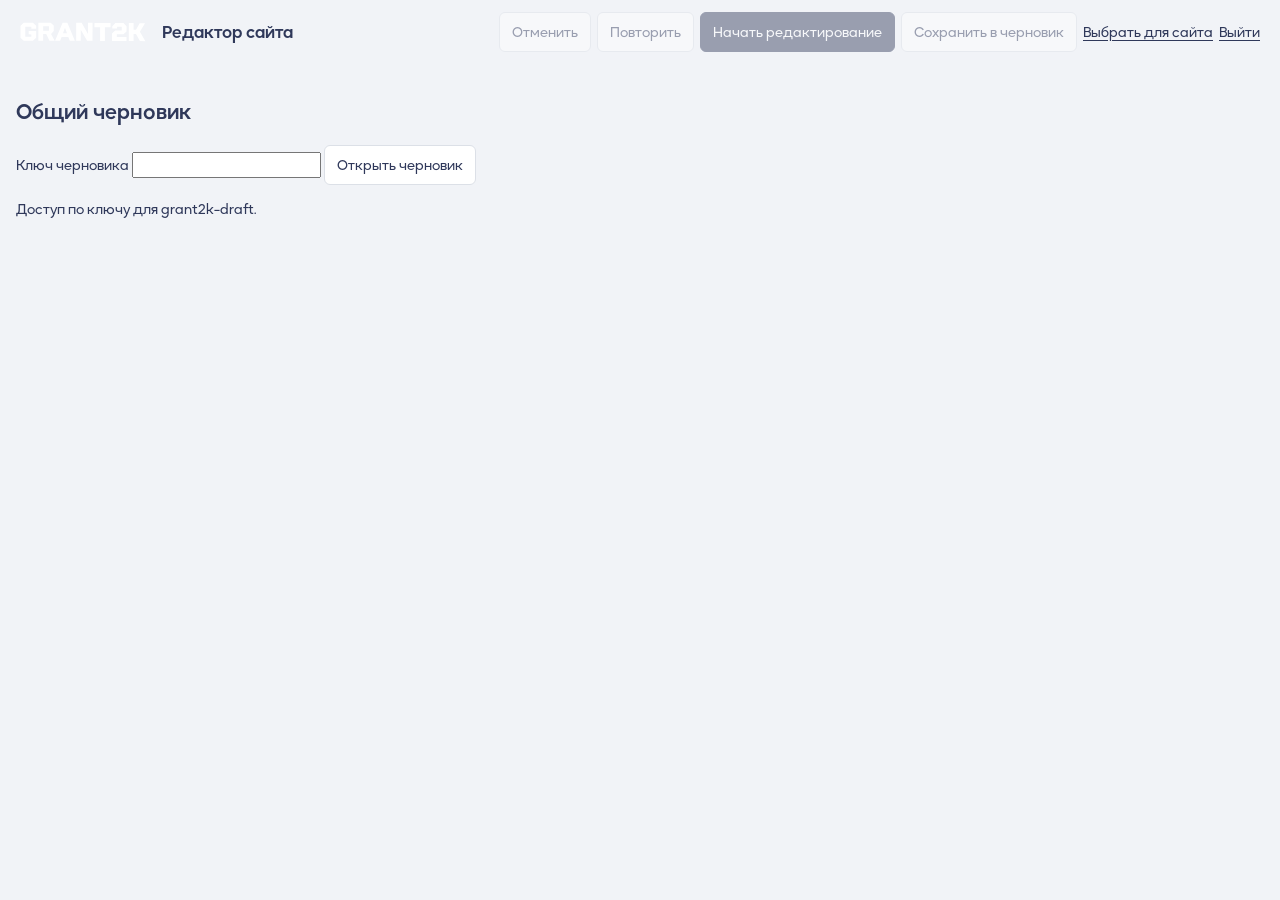
<file: editor.html>
<!doctype html><html lang="ru"><head><meta charset="utf-8">
<script>
if (location.protocol === 'file:') {
  location.replace('https://katjakovv.github.io/grant2k-demo/editor.html');
}
</script><meta name="viewport" content="width=device-width,initial-scale=1"><meta name="robots" content="noindex,nofollow"><title>GRANT2K — редактор сайта</title><link rel="icon" href="favicon.svg" type="image/svg+xml"><style>
@font-face{font-family:Okta;src:url(assets/OktaNeue-Regular.otf)}@font-face{font-family:Okta;src:url(assets/OktaNeue-SemiBold.otf);font-weight:600}
:root{--ink:#2f385a;--ground:#f1f3f7;--line:#dce0e7;--muted:#606a7b;--accent:#ff5300}*{box-sizing:border-box}body{height:100dvh;display:flex;flex-direction:column;overflow:hidden;margin:0;font:14px/1.45 Okta,Arial,sans-serif;color:var(--ink);background:var(--ground)}button,input,select{font:inherit;color:inherit}button,a,input,select{touch-action:manipulation}button{min-height:40px;padding:7px 12px;border:1px solid var(--line);background:white;cursor:pointer;border-radius:6px}button:disabled{opacity:.45;cursor:default}button[aria-pressed=true]{border-color:var(--ink);background:#e5e9ef}button.primary{background:var(--ink);color:#fff;border-color:var(--ink)}:focus-visible{outline:2px solid var(--accent);outline-offset:2px}[hidden]{display:none!important}a{color:inherit;text-underline-offset:3px}.top{flex-shrink:0;min-height:64px;display:flex;align-items:center;justify-content:space-between;gap:16px;padding:10px 20px}.brand{display:flex;align-items:center;gap:16px}.brand img{width:126px;height:auto}h1{font-size:17px;font-weight:600;margin:0}.actions,.devices,.modes,.row{display:flex;gap:6px;align-items:center;flex-wrap:wrap}.actions{justify-content:flex-end}.layout{display:grid;grid-template-columns:300px minmax(0,1fr);flex:1;min-height:0;gap:8px;padding:0 8px 8px 0}.panel{padding:12px 18px 24px;overflow-y:auto}.panel h2{font-size:15px;margin:22px 0 12px}.panel p{color:var(--muted);font-size:13px}.panel label{font-size:13px;display:block}.field{display:grid;grid-template-columns:1fr 102px;gap:8px;align-items:center;margin:10px 0}.field input,.field select{width:100%;height:36px;border:1px solid #cbd0d9;border-radius:5px;padding:4px 8px;background:white;min-width:0}.field input[type=color]{padding:3px;height:36px}.field select{font-size:12px}.panel select.scope{width:100%;height:40px;background:white;border:1px solid #cbd0d9;padding:6px;border-radius:5px}.selection{padding:12px;background:#fff;border:1px solid var(--line);border-radius:8px}.selection strong{display:block;overflow-wrap:anywhere}.selection p{margin:8px 0 0}.selection .row{margin-top:10px}.canvas{min-width:0;display:flex;flex-direction:column;background:white;border:1px solid var(--line);border-radius:16px;overflow:hidden}.canvas-head{display:flex;justify-content:space-between;align-items:center;flex-wrap:wrap;gap:10px;padding:12px 16px;border-bottom:1px solid var(--line)}.metrics{font-size:12px;color:var(--muted);font-variant-numeric:tabular-nums}.stage{flex:1;min-height:0;overflow:auto;background:#e7ebf0;display:flex;justify-content:center;align-items:flex-start;padding:16px}.frame-wrap{position:relative;background:#fff;flex-shrink:0}iframe{border:0;display:block;transform-origin:top left;background:white}.status{padding:10px 16px;min-height:42px;font-size:13px;border-top:1px solid var(--line);overflow-wrap:anywhere}.empty{padding:24px 0}.hint{margin:8px 0;color:var(--muted);font-size:12px}.control-note{font-size:11px;color:var(--muted);margin:0}.settings-toggle{display:none}.mode-hint{padding:0 16px 12px;color:var(--muted);font-size:13px}#fields{padding-bottom:16px}.selected-name{max-height:60px;overflow:hidden}#save{min-width:158px}@media(max-width:760px){.top{padding:8px 12px;gap:8px;flex-wrap:wrap}.brand img{width:100px}h1{font-size:15px}.actions{gap:4px}.actions button{font-size:12px;padding:6px 8px}.layout{height:auto;display:block;padding:0 8px 8px}.panel{display:none;position:fixed;top:var(--editor-top,108px);bottom:8px;left:8px;right:8px;z-index:4;background:var(--ground);border:1px solid var(--line);border-radius:10px}.layout.settings-open .panel{display:block}.canvas{height:100%}.settings-toggle{display:inline-block}.canvas-head{padding:8px;gap:6px}.devices button,.modes button{padding:6px 8px;font-size:12px}.stage{padding:8px}.mode-hint{padding:0 8px 8px}.status{font-size:12px;padding:8px}.field{grid-template-columns:1fr 120px}}
.brand-palette{grid-column:1/-1;display:flex;gap:4px;margin:0 0 4px}.brand-swatch{display:flex;align-items:center;justify-content:center;flex:1;min-width:0;min-height:36px;padding:4px}.brand-swatch i{width:24px;height:24px;border:1px solid #cbd0d9;border-radius:3px}.brand-swatch[aria-pressed=true]{outline:2px solid var(--ink);outline-offset:-2px}

.lease-bar{display:flex;align-items:center;justify-content:space-between;gap:8px;padding:8px 16px;background:#f1f3f7;font-size:13px}.lease-bar button{min-height:32px;padding:3px 9px;font-size:12px}body.read-only #fields{opacity:.55;pointer-events:none}body.read-only .selection{opacity:.65}
[hidden]{display:none!important}#access{padding:16px;max-height:78vh;overflow:auto}#access input{font:inherit}#release-list label{display:block;white-space:pre-wrap;overflow-wrap:anywhere;padding:8px 0;border-bottom:1px solid #ddd}#release-list input{margin-right:8px}body:has(#access:not([hidden])) .layout{display:none}</style></head><body>
<header class="top"><div class="brand"><img src="assets/grant2k-logo.svg" alt="GRANT2K"><h1>Редактор сайта</h1></div><div class="actions"><button id="undo" disabled title="Отменить последнее изменение">Отменить</button><button id="redo" disabled title="Повторить отменённое изменение">Повторить</button><button id="begin" class="primary" disabled>Начать редактирование</button><button id="save" disabled>Сохранить в черновик</button><button id="finish" hidden>Сохранить и закончить</button><a href="?publish" rel="noopener" target="_blank">Выбрать для сайта</a><a href="./" id="exit">Выйти</a></div></header>
<section id="access" aria-labelledby="access-title"><h2 id="access-title">Общий черновик</h2><form id="draft-access"><label>Ключ черновика <input required id="draft-key" type="password" autocomplete="off"></label> <button>Открыть черновик</button></form><p id="access-note" role="status">Доступ по ключу для grant2k-draft.</p><div id="publish-fields" hidden><div id="release-list"></div><label>Ваш ключ публикации для grant2k-demo <input id="publish-key" type="password" autocomplete="off"></label> <button id="release-selected" hidden>Опубликовать выбранное</button></div></section>
<div class="layout" id="layout"><aside class="panel" aria-label="Настройки оформления"><div class="row"><b>Оформление</b><button class="settings-toggle" id="close-settings">Закрыть</button></div><p>Выберите элемент на странице. Настройки применяются сразу, и сохраняются в общий черновик.</p><label for="scope">Где применить изменения</label><select class="scope" id="scope"><option value="all">На всех экранах</option><option value="phone">Только телефон · до 640 px</option><option value="tablet">Только планшет · 641–1100 px</option><option value="desktop">Только компьютер · от 1101 px</option></select><p class="hint">Пустое поле — исходное оформление. Числа в подсказках показывают текущий вид.</p><div class="selection"><strong class="selected-name" id="selected-name">Элемент пока не выбран</strong><p id="selected-type">В режиме «Оформление» нажмите на текст, кнопку или блок справа.</p><div class="row"><button id="parent" disabled>Выбрать блок выше</button><button id="reset" disabled>Сбросить настройки</button></div></div><div id="fields" hidden></div></aside>
<main class="canvas"><div class="canvas-head"><div class="modes" role="group" aria-label="Режим"><button data-mode="design" aria-pressed="true">Оформление</button><button data-mode="text" aria-pressed="false">Текст</button><button data-mode="preview" aria-pressed="false">Просмотр</button></div><div class="devices" role="group" aria-label="Размер экрана"><button data-device="phone" aria-pressed="false">Телефон</button><button data-device="tablet" aria-pressed="false">Планшет</button><button data-device="desktop" aria-pressed="true">Компьютер</button><button class="settings-toggle" id="settings">Настройки</button></div><span class="metrics" id="metrics">1440 px</span></div><div class="lease-bar" role="status"><span id="lease-label">Проверяю, свободен ли редактор…</span><button id="lease-refresh">Проверить</button></div><div class="mode-hint" id="mode-hint">Нажмите на элемент, чтобы настроить его оформление.</div><div class="stage" id="stage"><div class="frame-wrap" id="frame-wrap"><iframe id="site-frame" title="Предпросмотр сайта GRANT2K" ></iframe></div></div><div class="status" id="status" role="status" aria-live="polite">Загружаю сайт и сохранённые настройки…</div></main></div>
<script>
'use strict';
const $=s=>document.querySelector(s),frame=$('#site-frame');let bridge,selected=null,selector='',mode='preview',device='desktop',scope='all',connected=false,hadLease=false;
const widths={phone:390,tablet:820,desktop:1440};
// Толщины, для которых на сайте есть файлы шрифтов. Остальные браузер подменит ближайшими.
const fontWeights={Okta:['400','600','700'],Unbounded:['500','700']};
const brandColors=[['#2f385a','Тёмно-синий','Текст и заголовки'],['#ff5300','Оранжевый','Кнопки и акценты'],['#ffffff','Белый','Фон и текст на тёмном'],['#e0e3e2','Светлый фон','Нейтральные подложки'],['#dfdff1','Серо-голубой','Фон блоков'],['#fe8ee0','Розовый','Декор, понемногу']];
const specs=[
['Текст',[['font-size','Размер, px','number',8,300],['font-weight','Толщина','select',['400:Обычный · 400','500:Средний · 500','600:Полужирный · 600','700:Жирный · 700']],['line-height','Интервал строк, ×','number',.8,4,.05],['letter-spacing','Межбуквенный, px','number',-10,30,.1],['text-align','Выравнивание','select',['left:Слева','center:По центру','right:Справа']],['color','Цвет текста','color']]],
['Отступы внутри, px',[['padding-top','Сверху','number',0,300],['padding-right','Справа','number',0,300],['padding-bottom','Снизу','number',0,300],['padding-left','Слева','number',0,300]]],
['Отступы снаружи, px',[['margin-top','Сверху','number',-200,300],['margin-right','Справа','number',-200,300],['margin-bottom','Снизу','number',-200,300],['margin-left','Слева','number',-200,300],['gap','Между элементами','number',0,200]]],
['Рамка и фон',[['border-width','Толщина, px','number',0,30],['border-style','Стиль рамки','select',['none:Нет','solid:Сплошная','dashed:Штриховая','dotted:Точечная']],['border-color','Цвет рамки','color'],['border-radius','Скругление, px','number',0,300],['background-color','Цвет фона','color']]],
['Расположение',[['max-width','Макс. ширина, px','number',20,3000],['align-self','Внутри ряда','select',['auto:По умолчанию','start:В начале','center:По центру','end:В конце','stretch:Растянуть']]]]];
for(const [title,fields]of specs){const h=document.createElement('h2');h.textContent=title;$('#fields').append(h);for(const [prop,label,type,min,max,step]of fields){const row=document.createElement('div');row.className='field';const l=document.createElement('label');l.htmlFor='f-'+prop;l.textContent=label;const input=document.createElement(type==='select'?'select':'input');input.id='f-'+prop;input.dataset.prop=prop;if(type==='select'){input.append(new Option('Исходное',''));for(const v of min){const [value,text]=v.split(':');input.append(new Option(text,value))}}else{input.type=type;if(type==='number'){input.min=min;input.max=max;input.step=step||1}}row.append(l,input);if(type==='color'){const wrap=document.createElement('div');wrap.append(input);const reset=document.createElement('button');reset.type='button';reset.textContent='Исходный';reset.style.cssText='font-size:11px;min-height:25px;padding:2px 6px';reset.onclick=()=>change(prop,'');wrap.append(reset);row.append(wrap);const palette=document.createElement('div');palette.className='brand-palette';palette.setAttribute('role','group');palette.setAttribute('aria-label','Фирменные цвета: '+label.toLowerCase());for(const [hex,name,use] of brandColors){const swatch=document.createElement('button');swatch.type='button';swatch.className='brand-swatch';swatch.dataset.colorProp=prop;swatch.dataset.hex=hex;swatch.title=name+' · '+use;swatch.setAttribute('aria-label',name+' '+hex.toUpperCase()+': '+use);swatch.setAttribute('aria-pressed','false');const sample=document.createElement('i');sample.style.backgroundColor=hex;sample.setAttribute('aria-hidden','true');swatch.append(sample);swatch.onclick=()=>change(prop,hex,'color');palette.append(swatch)}row.append(palette)}input.addEventListener('change',()=>{if(type==='number'&&input.value!==''&&!input.checkValidity()){input.reportValidity();return}change(prop,input.value,type)});$('#fields').append(row)}}
function message(s){$('#status').textContent=s;syncButtons()}
function syncButtons(){if(!bridge)return;const s=bridge.getState(),mine=bridge.hasLease(),pending=bridge.getLock().pending;$('#undo').disabled=!mine||!s.undo||bridge.busy;$('#redo').disabled=!mine||!s.redo||bridge.busy;$('#save').disabled=!mine||!s.dirty||bridge.busy||pending;$('#begin').disabled=mine||pending||bridge.busy;$('#begin').hidden=mine;$('#finish').hidden=!mine;$('#finish').disabled=bridge.busy||pending;document.body.classList.toggle('read-only',!mine);$('#parent').disabled=!mine||!selected||selected.parentElement?.tagName==='BODY';$('#reset').disabled=!mine||!selected;for(const b of document.querySelectorAll('[data-mode]'))b.disabled=b.dataset.mode!=='preview'&&!mine;}
function size(){const w=widths[device],area=$('#stage');const scale=Math.min(1,Math.max(180,area.clientWidth-32)/w);const height=Math.max(350,(area.clientHeight-32)/scale);frame.style.width=w+'px';frame.style.height=height+'px';frame.style.transform=`scale(${scale})`;$('#frame-wrap').style.width=w*scale+'px';$('#frame-wrap').style.height=height*scale+'px';$('#metrics').textContent=`${w} px · ${Math.round(scale*100)}%`;}
new ResizeObserver(size).observe($('#stage'));new ResizeObserver(()=>document.documentElement.style.setProperty('--editor-top',document.querySelector('.top').getBoundingClientRect().height+'px')).observe(document.querySelector('.top'));
function makeSelector(el){let path=[];while(el&&el!==frame.contentDocument.documentElement){if(el.dataset.designId)return `[data-design-id="${el.dataset.designId}"]`+(path.length?' > '+path.join(' > '):'');const tag=el.localName;const peers=Array.from(el.parentElement?.children||[]).filter(e=>e.localName===tag);path.unshift(`${tag}:nth-of-type(${peers.indexOf(el)+1})`);el=el.parentElement}return ''}
function pick(el){if(!bridge?.hasLease()||!el||el.closest('[data-editor-ui],script,style,svg')||['HTML','BODY'].includes(el.tagName))return;selected?.removeAttribute('data-design-selected');selected=el;selector=makeSelector(el);if(!selector)return;selected.setAttribute('data-design-selected','');$('#selected-name').textContent=(el.textContent?.trim().replace(/\s+/g,' ').slice(0,76)||el.getAttribute('alt')||'Элемент');$('#selected-type').textContent=`${({H1:'Заголовок',H2:'Заголовок',H3:'Заголовок',P:'Абзац',SPAN:'Текст',BUTTON:'Кнопка',A:'Ссылка',IMG:'Изображение',SECTION:'Секция',DIV:'Блок'})[el.tagName]||'Элемент'} · ${scope==='all'?'все экраны':({phone:'телефон',tablet:'планшет',desktop:'компьютер'})[scope]}`;$('#fields').hidden=false;$('#parent').disabled=!el.parentElement||el.parentElement.tagName==='BODY';$('#reset').disabled=false;fill();}
function colorHex(v){const m=v.match(/^rgba?\((\d+),\s*(\d+),\s*(\d+)/);return m?'#'+m.slice(1).map(n=>Number(n).toString(16).padStart(2,'0')).join(''):'#2f385a'}
function fill(){if(!selected)return;const values=bridge.getState().styles,computed=frame.contentWindow.getComputedStyle(selected);for(const input of document.querySelectorAll('[data-prop]')){const prop=input.dataset.prop,key=`${scope}|${selector}|${prop}`,value=values[key]||'';if(input.type==='color')input.value=value||colorHex(computed.getPropertyValue(prop));else if(input.tagName==='SELECT'){if(prop==='font-weight'){const fam=computed.fontFamily.split(',')[0].replace(/["']/g,'').trim(),avail=fontWeights[fam];for(const o of input.options)o.hidden=!!(o.value&&avail&&!avail.includes(o.value)&&o.value!==value);input.title=avail?'Есть начертания '+fam+': '+avail.join(', '):''}input.value=value}else{input.value=value.replace(/px$/,'');input.placeholder=String(prop==='line-height'?Math.round(parseFloat(computed.lineHeight)/parseFloat(computed.fontSize)*100)/100:(parseFloat(computed.getPropertyValue(prop))||0));input.title='Текущее значение: '+computed.getPropertyValue(prop)}input.style.borderColor=value?'#2f385a':''}for(const swatch of document.querySelectorAll('[data-color-prop]'))swatch.setAttribute('aria-pressed',$('#f-'+swatch.dataset.colorProp).value.toLowerCase()===swatch.dataset.hex)}
function change(prop,value,type){if(!selected||bridge.busy||!bridge.hasLease())return;const styles=bridge.getState().styles,key=`${scope}|${selector}|${prop}`;if(value==='')delete styles[key];else styles[key]=type==='number'&&!['line-height'].includes(prop)?value+'px':value;if(prop==='border-width'&&Number(value)>0&&!styles[`${scope}|${selector}|border-style`])styles[`${scope}|${selector}|border-style`]='solid';if(!bridge.setStyles(styles)){message('Проверьте значение: оно вне допустимого диапазона.');fill();return}fill();syncButtons();}
function setMode(v){if(v!=='preview'&&bridge&&!bridge.hasLease())v='preview';mode=v;bridge?.setMode(v);for(const b of document.querySelectorAll('[data-mode]'))b.setAttribute('aria-pressed',b.dataset.mode===v);$('#mode-hint').textContent=({design:'Нажмите на элемент, чтобы настроить его оформление.',text:'Нажмите на фразу, чтобы изменить текст. Для переходов удерживайте Alt.',preview:'Сайт работает как у посетителя. Переключайте устройства и проверяйте результат.'})[v];if(selected)selected.toggleAttribute('data-design-selected',v==='design');}
for(const b of document.querySelectorAll('[data-mode]'))b.onclick=()=>setMode(b.dataset.mode);
for(const b of document.querySelectorAll('[data-device]'))b.onclick=()=>{device=b.dataset.device;for(const x of document.querySelectorAll('[data-device]'))x.setAttribute('aria-pressed',x===b);if(scope!=='all'){scope=device;$('#scope').value=scope}size();requestAnimationFrame(()=>{if(selected)pick(selected)})};
$('#scope').onchange=()=>{scope=$('#scope').value;if(scope!=='all'){device=scope;for(const x of document.querySelectorAll('[data-device]'))x.setAttribute('aria-pressed',x.dataset.device===device);size()}if(selected)pick(selected)};
$('#parent').onclick=()=>pick(selected?.parentElement);
$('#reset').onclick=()=>{if(!selected||bridge.busy||!bridge.hasLease())return;const styles=bridge.getState().styles;for(const k of Object.keys(styles))if(k.startsWith(`${scope}|${selector}|`))delete styles[k];bridge.setStyles(styles);fill();syncButtons()};
$('#undo').onclick=()=>{bridge.undo();fill();syncButtons()};$('#redo').onclick=()=>{bridge.redo();fill();syncButtons()};$('#save').onclick=()=>bridge?.save();$('#begin').onclick=()=>bridge?.beginEditing();$('#finish').onclick=()=>bridge?.finishEditing();$('#lease-refresh').onclick=()=>bridge?.refreshLease();
$('#settings').onclick=()=>$('#layout').classList.toggle('settings-open');$('#close-settings').onclick=()=>$('#layout').classList.remove('settings-open');
$('#exit').onclick=async e=>{e.preventDefault();if(bridge?.busy||bridge?.getLock().pending)return;if(bridge?.isDirty()&&!confirm('Выйти без сохранения изменений?'))return;if(bridge?.hasLease()||bridge?.isDirty())await bridge.finishEditing(true);bridge?.clearToken();location.href='./'};
window.addEventListener('beforeunload',e=>{if(bridge?.isDirty()){e.preventDefault();e.returnValue=''}});
function updateLease(){if(!bridge)return;const s=bridge.getLock();$('#lease-label').textContent=s.pending?'Проверяю доступ…':s.error?s.error:s.mine?'Редактор занят вами · '+s.name:s.occupied?'Сейчас редактирует '+s.name+'. Доступен только просмотр.':'Редактор свободен. Можно начать работу.';if(s.mine&&!hadLease)setMode('design');if(!s.mine)setMode('preview');hadLease=s.mine;syncButtons();}
function connect(){if(connected)return;if(!frame.contentWindow.grantEditor?.ready){setTimeout(connect,100);return}connected=true;bridge=frame.contentWindow.grantEditor;const win=frame.contentWindow,doc=frame.contentDocument;const mark=doc.createElement('style');mark.textContent='[data-design-selected]{outline:2px solid #ff5300!important;outline-offset:3px!important}';doc.head.append(mark);win.addEventListener('click',e=>{if(mode!=='design'||e.altKey||e.target.closest('[data-editor-ui]'))return;e.preventDefault();e.stopImmediatePropagation();if(!bridge.busy&&bridge.hasLease())pick(e.target)},true);win.addEventListener('grant-editor-status',e=>message(e.detail));win.addEventListener('grant-editor-change',()=>{fill();syncButtons()});win.addEventListener('grant-editor-lock',updateLease);updateLease();message('Режим просмотра. Для изменений нажмите «Начать редактирование».');size();}
frame.addEventListener('load',()=>{if(frame.srcdoc){connected=false;connect()}});
const draftRepo = 'grant2k-draft';
const liveRepo = 'grant2k-demo';
const publishing = new URLSearchParams(location.search).has('publish');
const accessForm = document.getElementById('draft-access');
const accessNote = document.getElementById('access-note');
const releaseList = document.getElementById('release-list');
const releaseButton = document.getElementById('release-selected');
const publishKey = document.getElementById('publish-key');
let review;
const decodeFile = file => new TextDecoder().decode(Uint8Array.from(atob(file.content.replace(/\s/g,'')), c=>c.charCodeAt(0)));
function encodeFile(value) {
  const bytes = new TextEncoder().encode(JSON.stringify(value,null,2)+'\n');
  return btoa(Array.from(bytes, b=>String.fromCharCode(b)).join(''));
}
async function github(repo, path, key, options={}) {
  const response = await fetch('https://api.github.com/repos/katjakovv/'+repo+'/'+path, {
    cache:'no-store', signal:AbortSignal.timeout(25000), ...options,
    headers:{Accept:'application/vnd.github+json', ...(key ? {Authorization:'Bearer '+key}:{}), ...(options.body ? {'Content-Type':'application/json'}:{})}
  });
  if (!response.ok) throw new Error(repo+' · HTTP '+response.status+'. '+([401,403,404].includes(response.status)?'Проверьте срок ключа и доступ к этому репозиторию.':response.status===409?'Версия изменилась. Откройте список заново.':'Повторите загрузку.'));
  return response.json();
}
function getFile(repo,path,key,rev='main') {
  return github(repo,'contents/'+path+'?ref='+encodeURIComponent(rev),key);
}
async function jsonFile(repo,path,key,rev) {
  const file=await getFile(repo,path,key,rev);
  return {sha:file.sha, data:JSON.parse(decodeFile(file))};
}
function putFile(repo,path,key,file,message) {
  return github(repo,'contents/'+path,key,{method:'PUT',body:JSON.stringify({branch:'main',sha:file.sha,content:encodeFile(file.data),message})});
}
async function openDraft(key) {
  const head=await github(draftRepo,'git/ref/heads/main',key), rev=head.object.sha;
  const [page,manifest,texts]=await Promise.all([getFile(draftRepo,'index.html',key,rev),jsonFile(draftRepo,'preview.json',key,rev),jsonFile(draftRepo,'texts.json',key,rev)]);
  let html=decodeFile(page);
  const assets=await Promise.all(Object.entries(manifest.data.assets).map(async ([path,type])=>{
    const file=await getFile(draftRepo,path,key,rev);
    return [path,URL.createObjectURL(new Blob([decodeFile(file)],{type}))];
  }));
  for (const [path,url] of [...assets,...Object.entries(manifest.data.embedded)]) html=html.split(path).join(url);
  window.grantDraftSession={key,initial:texts.data};
  document.getElementById('access').hidden=true;
  frame.srcdoc=html;
  message('Открываю общий черновик…');
}
const groups=['texts','styles'];
const valueAt=(doc,group,key)=>Object.hasOwn(doc[group],key)?doc[group][key]:undefined;
function assignValue(doc,group,key,value) {
  if(value===undefined) delete doc[group][key];
  else Object.defineProperty(doc[group],key,{value,enumerable:true,writable:true,configurable:true});
}
async function readRelease(key) {
  return Promise.all([jsonFile(draftRepo,'release-base.json',key),jsonFile(draftRepo,'texts.json',key),jsonFile(liveRepo,'texts.json','')]);
}
function showRelease(files) {
  review=files;
  releaseList.replaceChildren();
  const [base,draft,live]=files.map(f=>f.data);
  for (const group of groups) {
    for (const key of new Set([...Object.keys(base[group]),...Object.keys(draft[group])])) {
      const before=valueAt(base,group,key), after=valueAt(draft,group,key), current=valueAt(live,group,key);
      if(before===after) continue;
      const conflict=current!==before && current!==after;
      const box=document.createElement('input');
      box.type='checkbox'; box.disabled=conflict; box.dataset.group=group; box.value=key;
      const label=document.createElement('label');
      label.append(box,document.createTextNode((group==='texts'?'Текст · ':'Оформление · ')+key+'\nНа сайте: '+(current??'исходное значение')+' → в черновике: '+(after??'исходное значение')+(conflict?' · На сайте есть другая правка. Нужна сверка.':'')));
      releaseList.append(label);
    }
  }
  accessNote.textContent=releaseList.children.length?'Отметьте строки для сайта. Остальные останутся в черновике.':'Все правки текста и оформления сверены с публикацией.';
  releaseButton.hidden=!releaseList.children.length;
}
async function publishSelected() {
  const selected=[...releaseList.querySelectorAll('input:checked')];
  if(!selected.length){accessNote.textContent='Выберите хотя бы одну правку.';return;}
  if(!publishKey.value){accessNote.textContent='Введите отдельный ключ публикации.';publishKey.focus();return;}
  if(!confirm('Применить выбранные правки к публичному сайту ('+selected.length+')?')) return;
  releaseButton.disabled=true; accessForm.querySelector('button').disabled=true;
  let wroteLive=false;
  try {
    const key=document.getElementById('draft-key').value;
    const files=await readRelease(key);
    const [base,draft,live]=files;
    let writeNeeded=false;
    for(const box of selected) {
      const group=box.dataset.group,k=box.value;
      const proposed=valueAt(draft.data,group,k), current=valueAt(live.data,group,k), previous=valueAt(base.data,group,k);
      if(proposed!==valueAt(review[1].data,group,k)||previous!==valueAt(review[0].data,group,k)||(current!==previous&&current!==proposed)) throw new Error('Правка изменилась после просмотра. Обновите список.');
      writeNeeded ||= current!==proposed;
      assignValue(live.data,group,k,proposed);assignValue(base.data,group,k,proposed);
    }
    if(writeNeeded) await putFile(liveRepo,'texts.json',publishKey.value,live,'Опубликовать выбранные правки: '+selected.length);
    wroteLive=true;
    await putFile(draftRepo,'release-base.json',key,base,'Отметить выбранные правки как опубликованные');
    showRelease(await readRelease(key));
    accessNote.textContent='Выбранные правки записаны в версию для сайта ('+selected.length+'). GitHub Pages обновится после сборки. '+accessNote.textContent;
  } catch(e){accessNote.textContent=(wroteLive?'Сайт принял правки. Обновите список и повторите сверку. ':'')+e.message;}
  finally {releaseButton.disabled=false;accessForm.querySelector('button').disabled=false;}
}
releaseButton.onclick=publishSelected;
document.getElementById('publish-fields').hidden=!publishing;
if(publishing){
  document.getElementById('access-title').textContent='Выбрать правки для сайта';
  accessForm.querySelector('button').textContent='Показать изменения';
  document.querySelector('.layout').hidden=true;
  document.querySelector('.top .actions').hidden=true;
}
accessForm.onsubmit=async e=>{
  e.preventDefault();
  const button=accessForm.querySelector('button'),key=document.getElementById('draft-key').value.trim();
  button.disabled=true;accessNote.textContent='Загружаю…';
  try {
    if(publishing) showRelease(await readRelease(key));
    else {await openDraft(key);document.getElementById('draft-key').value='';}
  }catch(err){accessNote.textContent=err.message;}finally{button.disabled=false;}
};

</script></body></html>
</file>
<file: coatings/style.css>
:root {
  --color-canvas: #FFFFFF;
  --color-surface: #F6F7F7;
  --color-surface-alt: #EFF1F1;
  --color-text: #27323A;
  --color-text-muted: #56616A;
  --color-divider: #CDD9E4;
  --color-control-border: #5F6B74;
  --color-accent: #FFCA39;
  --color-accent-hover: #FFDA70;
  --color-on-accent: #20292C;
  --color-accent-text: #2F385A;
  --color-focus-ring: #755900;
  --font-secondary: "Okta Neue", sans-serif;
  --font-primary: "Unbounded", sans-serif;
  --text-display: clamp(28px, 2.8vw, 48px);
  --text-h1: clamp(22px, 2.1vw, 36px);
  --text-h2: clamp(24px, 2.8vw, 48px);
  --text-h3: clamp(16px, 1.6vw, 28px);
  --text-body: 1rem;
  --text-small: 0.875rem;
  --text-label: 0.875rem;
  --radius-1: 4px;
  --radius-2: 5px;
  --radius-3: 7px;
  --radius-4: 9px;
  --radius-pill: 999px;
  --space-section: clamp(36px, 4.4vw, 78px);
  --space-gutter: clamp(18px, 5vw, 82px);
  --space-stack: clamp(12px, 1.4vw, 24px);
  --space-xs: 5px;
  --space-sm: 10px;
  --space-md: 16px;
  --card-padding: clamp(14px, 1.2vw, 18px);
  --measure: 51ch;
  --motion-ease: cubic-bezier(0.23, 1, 0.32, 1);
  --steel-top: #879295;
  --steel-front: #455256;
}
[data-theme="dark"] {
  --color-canvas: #172226;
  --color-surface: #1C272D;
  --color-surface-alt: #202B31;
  --color-text: #FFFFFF;
  --color-text-muted: #D1D7D9;
  --color-divider: #39444B;
  --color-control-border: #7B8890;
  --color-accent: #FFCA39;
  --color-accent-hover: #FFE6AE;
  --color-on-accent: #20292C;
  --color-accent-text: #FFCA39;
  --color-focus-ring: #FFCA39;
}

@font-face {
  font-family: "Okta Neue";
  src: url("assets/fonts/OktaNeue-Regular.otf") format("opentype");
  font-weight: 400;
  font-display: swap;
}
@font-face {
  font-family: "Okta Neue";
  src: url("assets/fonts/OktaNeue-Medium.otf") format("opentype");
  font-weight: 500;
  font-display: swap;
}
@font-face {
  font-family: "Unbounded";
  src: url("assets/fonts/Unbounded-Medium.ttf") format("truetype");
  font-weight: 500;
  font-display: swap;
}
* { box-sizing: border-box; }
body {
  margin: 0;
  background: var(--color-canvas);
  color: var(--color-text);
  font: 400 var(--text-body)/1.5 var(--font-secondary);
}
button, a { font: inherit; color: inherit; touch-action: manipulation; }
button { cursor: pointer; }
a { text-decoration: none; }
button, a, .card {
  transition: color 140ms ease-out, background-color 140ms ease-out, border-color 140ms ease-out, box-shadow 140ms ease-out;
}
:focus-visible { outline: 3px solid var(--color-focus-ring); outline-offset: 3px; }
[hidden] { display: none !important; }
img { display: block; max-width: 100%; }
h1, h2, h3, p, figure, dl, dd { margin: 0; }
h1, h2, h3 { font-family: var(--font-primary); font-weight: 500; letter-spacing: -.045em; line-height: 1.19; }
h1 { font-size: var(--text-h1); }
h2 { font-size: var(--text-h2); }
h3 { font-size: var(--text-h3); }
.shell { width: 100%; padding-inline: var(--space-gutter); margin-inline: auto; }
@media (min-width: 821px) {
  .shell { width: min(86%, 80rem); padding-inline: 0; }
}
html { --header-height: 72px; scroll-padding-block-start: var(--header-height); }
.header {
  position: sticky; top: 0; z-index: 4;
  background: var(--color-canvas); box-shadow: 0 1px var(--color-divider);
}
.skip { position: fixed; top: 0; left: var(--space-gutter); z-index: 5; background: var(--color-canvas); padding: var(--space-md); }
.skip:not(:focus) { clip-path: inset(50%); pointer-events: none; }
.primary, .secondary {
  display: inline-flex; align-items: center; justify-content: center;
  padding: var(--space-sm) var(--space-stack); gap: var(--space-md); font-weight: 500;
}
.primary { min-height: 48px; background: var(--color-accent); color: var(--color-on-accent); border-radius: var(--radius-1); }
.secondary { min-height: 44px; color: var(--color-text); background: transparent; border: 1px solid var(--color-control-border); border-radius: var(--radius-2); }
.division, .total, .card-copy p, .finish, .kind, .counter, figcaption, .filters button, .footer-bottom {
  font: 500 var(--text-label)/1.4 var(--font-secondary);
  color: var(--color-text-muted);
}
.nav-row { display: flex; align-items: center; gap: var(--space-stack); min-height: 72px; }
.nav-brand { display: flex; align-items: center; gap: var(--space-stack); }
.brand, nav a, #hero-details, .contacts a, .footer-bottom a, .product-documents a { display: inline-flex; align-items: center; min-height: 44px; min-width: 44px; }
.brand img { width: 115px; }
.division { border-left: 1px solid var(--color-divider); padding-left: var(--space-stack); }
#main-nav { margin-inline-start: auto; display: flex; align-items: center; gap: var(--space-stack); }
.nav-cta { font-size: var(--text-label); }

.hero { position: relative; isolation: isolate; overflow: hidden; background: var(--color-canvas); color: var(--color-text); }
.hero-back {
  position: absolute; inset: 0; z-index: -1;
  background: linear-gradient(90deg, var(--color-canvas) 2%, color-mix(in srgb,var(--color-canvas) 94%, transparent) 33%, color-mix(in srgb,var(--color-canvas) 53%, transparent) 75%),
              url("assets/workshop.webp") center 49% / cover;
}
.hero-inner { display: grid; grid-template-columns: 49% 51%; grid-template-rows: 1fr auto; min-height: clamp(540px, 51vw, 800px); }
.intro { align-self: center; padding: var(--space-section) var(--space-stack) var(--space-stack) 0; }
.intro h1 img { width: 96%; margin-bottom: var(--space-stack); }
.headline { display: block; }
.lead { max-width: var(--measure); margin: var(--space-md) 0 var(--space-stack); color: var(--color-text-muted); text-wrap: pretty; }
.actions { display: flex; align-items: stretch; flex-wrap: wrap; gap: var(--space-sm); }
.showroom { position: relative; display: grid; justify-items: center; min-width: 0; }
.display-product { position: absolute; width: 84%; height: 82%; bottom: 9%; object-fit: contain; object-position: center bottom; filter: drop-shadow(3px 8px 7px color-mix(in srgb, var(--color-canvas) 45%, transparent)); }
.plinth { position: absolute; bottom: 0; left: 0; right: calc(-1 * var(--space-gutter)); height: 17%; }
@media (min-width: 821px) {
  .plinth { right: min(-7vw, 40rem - 50vw); }
}
.plinth-top, .plinth-front { position: absolute; inset: 0; }
.plinth-top { background: linear-gradient(165deg, var(--steel-front), var(--steel-top)); clip-path: polygon(9% 6%,100% 6%,100% 74%,0 74%); }
.plinth-front { background: var(--steel-front); clip-path: polygon(0 73%,100% 73%,100% 100%,0 100%); }
.slide-bar { grid-column: 2; display: grid; grid-template-columns: minmax(0, 1fr) auto; align-items: center; gap: var(--space-sm); padding-block: var(--space-sm); min-height: 72px; }
#hero-details { justify-self: start; max-width: 100%; gap: var(--space-sm); line-height: 1.25; font-weight: 500; text-decoration: underline; text-underline-offset: .22em; }
#hero-details i { flex: none; width: 8px; height: 8px; background: var(--color-accent); }
#slide-caption { min-width: 0; overflow-wrap: anywhere; }
.slide-nav { display: flex; align-items: center; gap: var(--space-xs); }
.counter { white-space: nowrap; font-variant-numeric: tabular-nums; margin-right: var(--space-sm); }
.counter b { color: var(--color-text); font-weight: 500; }
.slide-nav button, .close { display: grid; place-items: center; width: 44px; height: 44px; flex: none; border: 1px solid var(--color-control-border); border-radius: var(--radius-pill); background: var(--color-canvas); color: var(--color-text); font-size: var(--text-h3); line-height: 1; }
.slide-nav button { border-radius: var(--radius-2); }
.icon-defs { position: absolute; pointer-events: none; }
.slide-icon, .link-icon { flex: none; fill: none; stroke: currentColor; stroke-width: 1.6; stroke-linecap: round; stroke-linejoin: round; }
.slide-icon { width: 20px; height: 20px; }
#prev .slide-icon, .picker-back .slide-icon { transform: rotate(180deg); }
.link-icon { width: 1em; height: 1em; }

.catalog, .uses, footer { padding-block: var(--space-section); }
.section-head { display: flex; align-items: baseline; justify-content: space-between; gap: var(--space-sm); }
.total { white-space: nowrap; }
.filters { display: flex; gap: var(--space-xs); flex-wrap: wrap; margin-block: var(--space-stack); }
.filters button { min-width: 44px; min-height: 44px; padding: var(--space-xs) var(--space-md); border: 1px solid var(--color-control-border); border-radius: var(--radius-pill); background: transparent; color: var(--color-text); }
.filters button[aria-pressed=true] { background: var(--color-accent); color: var(--color-on-accent); }
.cards { display: grid; grid-template-columns: repeat(5,minmax(0,1fr)); gap: var(--space-sm); margin-top: var(--space-stack); }
.card { background: var(--color-surface); border: 1px solid var(--color-divider); border-radius: var(--radius-3); overflow: hidden; }
.card-link[aria-current="true"] { outline: 3px solid var(--color-accent); outline-offset: -3px; }
.card:focus-within { outline: 3px solid var(--color-focus-ring); outline-offset: 2px; }
.card-link { display: grid; grid-template-columns: minmax(0,1fr); grid-template-rows: auto 1fr; height: 100%; }
.card-image { background: var(--color-surface-alt); aspect-ratio: 37/25; display: grid; place-items: center; }
.card-image img { width: 84%; height: 88%; object-fit: contain; }
.card-copy { padding: var(--card-padding); display: grid; grid-template-columns: minmax(0,1fr); grid-template-rows: auto auto 1fr; }
.finish { overflow-wrap: anywhere; }
.card-copy h3 { margin: var(--space-xs) 0 var(--space-sm); overflow-wrap: anywhere; }
.uses { background: var(--color-surface); }
#use-title { margin-bottom: clamp(14px, 1.6vw, 24px); font-size: clamp(1.5rem, 2.7vw, 2.65rem); }
.use-tabs {
  display: flex; gap: clamp(20px, 2.5vw, 40px);
  margin-bottom: clamp(18px, 2vw, 32px); border-bottom: 1px solid var(--color-divider);
}
.use-tabs a {
  display: flex; align-items: center; min-height: 48px; padding-block: .6em;
  margin-bottom: -1px; border-bottom: 4px solid transparent; color: var(--color-text-muted);
  font: 500 clamp(1rem, 1.35vw, 1.28rem)/1.25 var(--font-secondary);
}
.use-tabs a[aria-selected="true"] {
  color: var(--color-text); border-color: var(--color-accent);
}
.use-tabs a:hover { color: var(--color-text); }
.use-panel, .use-object :is(button, a) {
  scroll-margin-block-start: 8px;
}
.use-objects { display: grid; gap: var(--space-stack); }
.use-object { min-width: 0; }
.use-object h4 {
  margin: 0; font: 400 clamp(1.075rem, 1.5vw, 1.48rem)/1.25 var(--font-secondary);
  overflow-wrap: anywhere;
}
.use-object button {
  display: flex; align-items: center; justify-content: space-between; gap: .75em;
  width: 100%; height: 100%; min-height: 50px; padding: .65em 0;
  border: 0; border-bottom: 1px solid var(--color-divider); background: transparent;
  color: var(--color-text-muted); font: inherit; letter-spacing: inherit; text-align: start;
}
.use-object button::after {
  content: "→" / ""; flex: none; opacity: 0; display: grid; place-items: center;
  width: 1.65em; height: 1.65em; border-radius: 50%; font-size: .85em;
  background: var(--color-accent); color: var(--color-on-accent);
}
.use-object button[aria-expanded="true"] { color: var(--color-text); font-weight: 500; }
.use-object button[aria-expanded="true"]::after { opacity: 1; }
.use-object button:focus-visible { outline-offset: -3px; }
@media (hover: hover) {
  .use-object button:hover { color: var(--color-text); border-bottom-color: currentColor; }
}
.use-object figure { min-width: 0; background: var(--color-canvas); border-radius: var(--radius-3); }
.use-photo {
  display: block; aspect-ratio: 3 / 2; overflow: hidden; cursor: zoom-in;
  background: var(--color-surface-alt); border-radius: var(--radius-3) var(--radius-3) 0 0;
}
.use-photo img { width: 100%; height: 100%; object-fit: cover; }
#use-window .use-photo img { object-fit: contain; }
#use-gates .use-photo img { object-position: center top; }
#use-tanker .use-photo img { object-position: center 30%; }
.use-object figcaption {
  container-type: inline-size;
  border-block-start: 2px solid #000;
}
.use-coating {
  display: flex; align-items: stretch; padding-inline: clamp(16px, 1.5vw, 24px);
}
.coating-product {
  flex: 1; min-width: 0; display: flex; align-items: center; justify-content: space-between;
  gap: 12px; padding-block: 12px; color: var(--color-text);
}
.coating-name { display: block; font: 500 clamp(1.05rem, 1.3vw, 1.3rem)/1.25 var(--font-secondary); }
.coating-detail { display: block; margin-top: 3px; font-weight: 400; color: var(--color-text-muted); }
.coating-product:is(:hover, :focus-visible) .coating-name { text-decoration: underline; text-underline-offset: .2em; }
.coating-product img {
  width: clamp(76px, 7.5vw, 112px); height: auto; aspect-ratio: 14 / 9; flex: none; object-fit: contain;
}
.coating-next { display: flex; flex: 1; align-items: center; gap: 16px; margin-inline-start: 16px; }
@container (max-width: 30rem) {
  .use-coating { flex-direction: column; }
  .coating-next { margin: 0; border-top: 1px solid var(--color-divider); }
  .coating-next > [aria-hidden] { display: none; }
}
@media (min-width: 821px) {
  .use-objects.is-interactive {
    display: grid; grid-template-columns: minmax(0, 5fr) minmax(0, 7fr);
    gap: 0 clamp(24px, 3vw, 48px);
  }
  .is-interactive .use-object { display: contents; }
  .is-interactive .use-object h4 { grid-column: 1; }
  .is-interactive .use-object:first-child h4 { border-top: 2px solid var(--color-text); }
  .is-interactive .use-object figure { grid-column: 2; grid-row: 1 / span var(--object-count); align-self: start; }
}
#application-view { width: min(68rem, 94vw); padding: var(--space-md); }
#application-view[open] { display: grid; gap: var(--space-sm); }
.application-view-bar { display: flex; align-items: center; justify-content: space-between; gap: var(--space-sm); }
.application-view-bar .close { position: static; }
#application-view > img { width: 100%; height: min(65svh, 48rem); object-fit: contain; background: var(--color-surface); }
.application-credit { color: var(--color-text-muted); }
.application-credit a { text-decoration: underline; }
@media (max-width: 820px) {
  .use-tabs { gap: 16px; }
  .use-tabs a { min-width: 0; }
  .use-objects.is-interactive { display: block; }
  .use-object button::after { content: "+" / ""; opacity: 1; background: transparent; color: var(--color-text-muted); }
  .use-object button[aria-expanded="true"]::after { content: "−" / ""; background: var(--color-accent); color: var(--color-on-accent); }
  .use-object figure { margin-block: var(--space-sm) var(--space-md); }
}
.dealers { padding-block: var(--space-section); }
.dealer-heading p { max-width: var(--measure); margin-top: var(--space-sm); }
#dealer-filters { margin-block: var(--space-stack); max-width: 32rem; }
#dealer-search {
  display: block; width: 100%; min-height: 48px; margin-top: var(--space-xs); padding-inline: var(--space-md);
  font: inherit; font-size: var(--text-body); color: var(--color-text); background: var(--color-surface);
  border: 1px solid var(--color-control-border); border-radius: var(--radius-2);
}
.city-confirmation, .dealer-toolbar:not(:empty), #dealer-reset { margin-block: var(--space-sm); }
.city-confirmation-actions, #dealer-pages { display: flex; flex-wrap: wrap; align-items: center; gap: var(--space-sm); }
#dealer-reset, #dealer-city-change { border: 0; background: transparent; text-decoration: underline; min-height: 44px; }
.dealer-directory { display: grid; grid-template-columns: minmax(0, 2fr) minmax(0, 3fr); gap: var(--space-stack); }
.dealer-addresses { grid-area: 1 / 1; }
.dealer-geography { grid-area: 1 / 2; min-width: 0; }
#dealer-count { font: 500 var(--text-small)/1.4 var(--font-secondary); color: var(--color-text-muted); }
#dealer-list { display: grid; gap: var(--space-sm); margin-block: var(--space-md); }
#dealer-list article { border: 1px solid var(--color-divider); border-radius: var(--radius-3); background: var(--color-surface); }
#dealer-list button {
  display: grid; grid-template-columns: 1fr auto; align-items: center; width: 100%; min-height: 64px;
  padding: var(--space-md); text-align: left; border: 0; border-radius: inherit; background: transparent;
}
#dealer-list button span { grid-column: 1; font-size: var(--text-small); color: var(--color-text-muted); }
#dealer-list button::after {
  content: "+" / ""; grid-area: 1 / 2 / span 2; align-self: center; margin-inline-start: var(--space-sm);
  display: grid; place-items: center; width: 2rem; height: 2rem; border-radius: 50%; background: var(--color-surface-alt);
}
#dealer-list button[aria-expanded=true]::after { content: "−" / ""; }
.dealer-contact { border-top: 1px solid var(--color-divider); padding: var(--space-md); overflow-wrap: anywhere; }
.contact-actions { display: grid; gap: var(--space-sm); }
.contact-actions a { display: flex; align-items: center; flex-wrap: wrap; justify-content: flex-start; gap: var(--space-xs); min-height: 44px; text-decoration: underline; }
#dealer-pages button:disabled { opacity: .5; }
#dealer-map { position: relative; isolation: isolate; height: clamp(320px, 36vw, 540px); overflow: hidden; border-radius: var(--radius-3); background: var(--color-surface-alt); }
.dealer-map-layer { position: absolute; inset: 0; }
/* Keep the SDK attribution inside the map as its text changes at narrow widths. */
#dealer-map [class$="-copyright"] {
  position: absolute;
  inset: auto 0 5px auto !important; /* The SDK sets a negative top offset inline. */
}
#dealer-map [class$="-copyright__wrap"],
#dealer-map [class$="-copyright__content"] { height: auto; }
#dealer-map [class$="-copyright__layout"] { top: 0; }
#dealer-map [class$="-copyright__content"] { display: flex; align-items: center; padding-block: 0; }
#dealer-map [class$="-copyright__link"],
#dealer-map [class$="-gototech"] {
  display: inline-flex;
  align-items: center;
  justify-content: center;
  min-width: 44px;
  min-height: 44px;
}
#dealer-map [class$="-copyright__logo"] { height: 44px; background-position: center; }
#dealer-map [class$="-map-copyrights-promo"] { height: auto; bottom: 5px; }
#dealer-map [class$="-gototech"] { margin-block: 0; padding-block: 0; }
.dealer-map-layer[inert] { opacity: 0; pointer-events: none; }
.dealer-map-skip { position: absolute; top: var(--space-xs); left: var(--space-xs); z-index: 1000; background: var(--color-canvas); }
.dealer-map-skip:not(:focus) { clip-path: inset(50%); pointer-events: none; }
.dealer-pin-face {
  display: block; position: relative; width: 44px; height: 44px; border-radius: 50%; border: 2px solid #2f385a;
  background: white url('assets/kvil-marker-mark.png') center / 24px auto no-repeat;
}
.ym-dealer-pin { position: absolute; top: -22px; left: -22px; cursor: pointer; }
.dealer-pin b { position: absolute; top: -6px; right: -6px; padding: 1px 5px; border-radius: 12px; background: #2f385a; color: white; font: 500 14px/20px var(--font-secondary); }
.dealer-pin:is([aria-pressed=true], .contains-selection) .dealer-pin-face { box-shadow: 0 0 0 3px var(--color-accent); }
.dealer-city span { display: block; width: max-content; padding-inline: 4px; background: rgba(255,255,255,.9); color: #27323a; border-radius: 3px; }
.dealer-zoom { position: absolute; z-index: 2; inset: 10px auto auto 10px; display: grid; gap: 2px; }
.dealer-zoom button { width: 44px; background: var(--color-canvas); }
.dealer-group-list { display: grid; gap: var(--space-xs); margin-top: var(--space-sm); }
#map-message:not(:empty) { margin-top: var(--space-sm); }
@media (max-width: 720px) {
  .dealer-directory { grid-template-columns: minmax(0, 1fr); }
  .dealer-geography, .dealer-addresses { grid-area: auto; }
  #dealer-map { height: clamp(230px, 65vw, 350px); }
}

footer { background: var(--color-surface); color: var(--color-text); }
.footer-top { display: grid; grid-template-columns: 55fr 45fr; gap: var(--space-stack); }
.footer-top p { color: var(--color-text-muted); max-width: var(--measure); margin-top: var(--space-stack); }
.contacts { display: flex; flex-direction: column; align-items: flex-start; }
.contacts a[href^="tel"] { font-size: var(--text-display); line-height: 1.2; }
.contacts a:last-child { color: var(--color-accent-text); gap: var(--space-sm); font-size: var(--text-h3); }
.footer-bottom { display: flex; justify-content: space-between; align-items: center; gap: var(--space-stack); padding-top: var(--space-md); margin-top: var(--space-stack); border-top: 1px solid var(--color-control-border); }

section.product-sheet { display: none; }
section.product-sheet:target { display: block; position: relative; margin-top: var(--space-stack); }
dialog { padding: 0; border: 0; border-radius: var(--radius-4); width: min(900px,94vw); max-height: 90svh; color: var(--color-text); background: var(--color-canvas); }
dialog::backdrop { background: color-mix(in srgb,var(--color-text) 80%,transparent); }
body:has(dialog[open]) { overflow: hidden; }
.dialog-layout {
  display: grid; grid-template-columns: minmax(0, 1fr) minmax(0, 1.8fr);
  gap: var(--space-stack); padding: clamp(20px, 3vw, 40px);
  font-size: 1.0625rem;
}
dialog .dialog-layout { max-height: 90svh; overflow-y: auto; overscroll-behavior: contain; }
.dialog-visual {
  display: grid; place-items: center; padding: var(--space-md);
  border-radius: var(--radius-3); background: var(--color-surface-alt);
}
.dialog-visual img { width: 100%; max-height: 200px; object-fit: contain; }
.product-intro { align-self: center; padding-right: 32px; overflow-wrap: anywhere; }
.product-intro h2 { font-size: 1.375rem; line-height: 1.3; margin-block: var(--space-sm); text-wrap: balance; }
.product-intro .kind { font-size: var(--text-body); }
.product-finish { display: block; margin-top: var(--space-xs); font: 500 var(--text-body)/1.4 var(--font-secondary); letter-spacing: normal; }
.product-intro > h2 + p {
  color: var(--color-text);
  line-height: 1.5;
  text-wrap: pretty;
}
.buy-options, .product-specs { grid-column: 1 / -1; }
.buy-options { display: grid; grid-template-columns: repeat(auto-fit, minmax(min(100%, 18rem), 1fr)); gap: var(--space-sm); }
.buy-options h3 { grid-column: 1 / -1; margin-top: var(--space-sm); }
.buy-options h3, .product-specs summary {
  font: 500 1em/1.4 var(--font-secondary); letter-spacing: normal;
}
.store-offer {
  display: grid; grid-template-columns: auto minmax(0, 1fr) auto; align-items: center; gap: var(--space-sm);
  min-height: 56px; padding: var(--space-md); border: 1px solid var(--color-divider);
  border-radius: var(--radius-2); background: var(--color-surface); font-weight: 500;
}
.store-logo { width: 32px; height: 32px; object-fit: contain; }
.store-offer span { overflow-wrap: anywhere; }
.store-offer:hover, .store-offer:focus-visible { border-color: var(--color-control-border); background: var(--color-accent-hover); }
.close { position: absolute; top: var(--space-xs); right: var(--space-xs); z-index: 1; border-radius: var(--radius-2); font: 400 var(--text-h3)/1 var(--font-secondary); }
.product-documents { margin-top: var(--space-xs); }
.product-documents a {
  gap: .5em; color: var(--color-text-muted);
  font-size: var(--text-body); font-weight: 400; text-decoration: underline; text-underline-offset: .22em;
}
.product-specs {
  container-type: inline-size; min-width: 0; padding-inline: var(--space-md);
  border-radius: var(--radius-3); background: var(--color-surface); overflow-wrap: anywhere;
}
.product-specs summary {
  display: flex; align-items: center; justify-content: space-between; gap: var(--space-sm);
  min-height: 52px; cursor: pointer; color: var(--color-text); font-weight: 500; list-style: none;
}
.product-specs summary::after {
  content: ""; flex: none; width: .5rem; height: .5rem; margin-inline-end: .25rem;
  border: solid currentColor; border-width: 0 2px 2px 0; transform: rotate(45deg);
}
.product-specs[open] summary::after { transform: rotate(225deg); }
.product-specs dl { margin: 0; padding-bottom: var(--space-sm); }
.product-specs dl > div {
  display: grid; grid-template-columns: minmax(0, 1fr) minmax(0, 1.4fr); align-items: baseline;
  column-gap: var(--space-stack); row-gap: .15rem; padding-block: var(--space-sm);
  border-top: 1px solid var(--color-divider);
}
.product-specs dt { color: var(--color-text-muted); }
.product-specs dd { font-weight: 500; }
@container (max-width: 30rem) {
  .product-specs dl > div { grid-template-columns: minmax(0,1fr); }
}
/* Shared navigation links and native task disclosures. */
.text-link {
  display: inline-flex; align-items: center; gap: var(--space-xs); min-width: 44px; min-height: 44px;
  font-weight: 500; text-decoration: underline; text-underline-offset: .25em;
}
.menu-toggle { display: none; background: transparent; color: var(--color-text); }
.headline { font-size: var(--text-display); }
.filters { align-items: center; }
.total { margin-inline-start: auto; }
.selector { padding-block: 0 var(--space-section); }
.selector-grid { display: grid; grid-template-columns: minmax(0, 5fr) minmax(0, 7fr); border-radius: var(--radius-4); background: var(--color-surface); }
.selector-intro {
  padding: clamp(24px, 3vw, 48px); background: var(--color-accent); color: var(--color-on-accent);
}
.selector-intro { display: grid; align-content: center; gap: var(--space-md); border-radius: var(--radius-4) 0 0 var(--radius-4); }
.selector-intro .kind { color: inherit; }
.selector-intro > p:last-child { max-width: 36ch; }
.selector-grid > :is(.picker-options, .tasks) { margin: clamp(20px, 2.6vw, 40px); align-self: center; }
#selector-title { overflow-wrap: anywhere; scroll-margin-block-start: var(--space-stack); }
.tasks, .task-body { display: grid; grid-template-columns: minmax(0,1fr); overflow-wrap: anywhere; gap: var(--space-sm); min-width: 0; }
.task { min-width: 0; border-radius: var(--radius-3); background: var(--color-surface); }
.task > summary {
  position: relative; display: flex; align-items: center; justify-content: space-between; gap: var(--space-sm);
  min-height: 44px; cursor: pointer; list-style: none; font-weight: 500;
}
summary::-webkit-details-marker { display: none; }
.task > summary { min-height: clamp(62px, 5.8vw, 96px); padding: var(--space-md) var(--space-stack); border-radius: var(--radius-3); }
.task > summary::after { content: "+" / ""; font-size: var(--text-h3); }
.task[open] > summary::after { content: "−" / ""; }
.task[open] > summary { color: var(--color-canvas); background: var(--color-text); }
.task-body { padding: var(--space-stack); }
.answer { padding-block: var(--space-sm); }
.answer p > span { display: block; }
.answer p, .task-body > p, .contacts p { max-width: var(--measure); }
.picker-options { display: grid; gap: var(--space-sm); }
.picker-options button {
  display: flex; align-items: center; justify-content: space-between; gap: var(--space-md);
  width: 100%; min-height: 60px; overflow-wrap: anywhere;
  padding: var(--space-md) var(--space-stack); text-align: start;
  font-size: var(--text-body); font-weight: 500; line-height: 1.4;
  background: var(--color-canvas); border: 1px solid var(--color-divider); border-radius: var(--radius-3);
}
.picker-options button::after {
  content: "→" / ""; flex: none; display: grid; place-items: center; width: 1.75em; height: 1.75em;
  border-radius: var(--radius-pill); background: var(--color-surface-alt); line-height: 1;
}
.picker-options button:focus-visible { outline-offset: -3px; }
.picker-stage { min-width: 0; }
.picker-result { display: grid; }
.coat-step {
  display: grid; grid-template-columns: minmax(0, 1fr); gap: var(--space-sm);
  padding-block: var(--space-md); border-top: 1px solid var(--color-divider);
}
.coat-step > p { font-weight: 500; overflow-wrap: anywhere; }
.kit-link {
  display: flex; align-items: center; gap: var(--space-md); min-height: 44px;
  padding: var(--space-sm); background: var(--color-surface); border-radius: var(--radius-3);
  font-size: var(--text-small); font-weight: 500; line-height: 1.4;
  text-decoration: underline; text-decoration-color: var(--color-control-border);
  text-underline-offset: .22em; overflow-wrap: anywhere;
}
.kit-link img { flex: none; width: min(32%, 6rem); aspect-ratio: 1.63; object-fit: contain; }
.system-pin {
  display: inline-flex; align-items: center; gap: .5rem; min-height: 44px;
  padding: 4px .875rem; border: 0; border-radius: var(--radius-2);
  background: var(--color-accent);
  color: var(--color-on-accent); font-size: 1.0625rem; font-weight: 700; white-space: nowrap;
}
.system-thumbs { display: inline-flex; align-items: center; }
.system-thumbs img { width: 2.375rem; height: 2rem; object-fit: contain; }
.system-thumbs img + img { margin-inline-start: -.625rem; }
@keyframes system-pin-pulse {
  0%, 100% { background-color: var(--color-accent); }
  50% { background-color: #ffedb3; }
}
@media (prefers-reduced-motion: no-preference) {
  .system-pin { animation: system-pin-pulse 2s ease-in-out infinite; }
}
@media (hover: hover) {
  .system-pin:hover { background: var(--color-accent-hover); }
}
#coating-picker {
  --picker-inset: clamp(18px, 3vw, 34px);
  margin: auto; width: min(42rem, 94vw); max-height: 90svh; overflow: hidden;
}
#coating-picker[open] { display: flex; flex-direction: column; }
.picker-bar {
  display: flex; flex: none; align-items: center; justify-content: space-between;
  padding: var(--space-sm) var(--picker-inset) 0;
}
.picker-bar .close { position: static; background: transparent; border-color: transparent; font-size: 1.5rem; }
.picker-bar .kind { margin-inline-end: auto; color: var(--color-text-muted); }
.picker-back {
  display: grid; place-items: center; flex: none; width: 44px; height: 44px;
  border: 0; border-radius: var(--radius-2); background: transparent; color: var(--color-text);
}
.picker-body { overflow-y: auto; overscroll-behavior: contain; padding: var(--space-section) var(--space-stack); }
.picker-body h2 { font-size: var(--text-h2); text-align: center; text-wrap: balance; }
#picker-heading:focus { outline: none; }
.picker-stage { margin-top: var(--space-stack); }
.picker-body:has(.picker-options) { padding: var(--space-sm) var(--picker-inset) var(--picker-inset); }
.picker-question h2 { text-align: start; text-wrap: pretty; }
.picker-body .picker-options button {
  padding-inline: var(--space-md);
  background: var(--color-surface); border-color: var(--color-control-border);
}
.picker-body .picker-options button:focus-visible { outline-offset: 2px; }
.picker-body .picker-options button::after {
  content: ""; width: .48em; height: .48em; border-radius: 0;
  background: transparent; color: var(--color-text-muted);
  border: solid currentColor; border-width: 1.5px 1.5px 0 0; transform: rotate(45deg);
}
.picker-body:has(.picker-result) { padding: var(--space-sm) var(--picker-inset) var(--space-stack); }
.system-actions { display: flex; justify-content: flex-end; flex-wrap: wrap; align-items: end; gap: var(--space-md); margin-top: var(--space-stack); }
.system-actions .primary, .picker-footer .primary, .system-remove { border: 0; }
.picker-footer { display: none; }
.system-remove { background: transparent; padding: 0; }
@media (hover:hover) and (pointer:fine) {
  .selector-grid .picker-options button:hover { border-color: var(--color-text); }
  .selector-grid .picker-options button:hover::after { background: var(--color-accent); }
  .picker-body .picker-options button:hover { background: var(--color-surface-alt); border-color: var(--color-text); }
  .picker-bar button:hover { background: var(--color-surface); }
  .kit-link:hover, .product-specs summary:hover { color: var(--color-focus-ring); }
}
.sr-only { position: absolute; width: 1px; height: 1px; padding: 0; overflow: hidden; clip-path: inset(50%); white-space: nowrap; }

.footer-top { grid-template-columns: 1fr 1fr; }
.footer-top h2 { max-width: 16ch; }
.footer-top .primary { margin-top: var(--space-stack); }
.contacts p { margin: 0 0 var(--space-md); }
.footer-logo { width: 100%; height: auto; margin-top: var(--space-section); }
:where(.primary,.secondary):active { box-shadow: inset 0 0 0 2px currentColor; }
@media (hover:hover) and (pointer:fine) {
  .text-link:hover { color: var(--color-focus-ring); }
  summary:not(.product-specs > summary):hover { box-shadow: inset 0 0 0 1px var(--color-control-border); }
  .primary:hover { background: var(--color-accent-hover); }
  .secondary:hover, .slide-nav button:hover, .close:hover { border-color: var(--color-accent); background: var(--color-surface-alt); }
  nav a:hover, .contacts a:hover, #hero-details:hover, .footer-bottom a:hover { text-decoration: underline; text-underline-offset: .22em; }
  .card:hover, .filters button:hover { border-color: var(--color-text); }
  .card:hover h3 { text-decoration: underline; text-underline-offset: .18em; }
  .product-documents a:hover { color: var(--color-text); }
}
@media (max-width:1050px) {
  .division { display: none; }
  .cards { grid-template-columns: repeat(3,minmax(0,1fr)); }
  .display-product { width: 95%; }
}
@media (max-width: 960px) {
  html { --header-height: 64px; }
  .nav-row {
    display: grid; grid-template: "brand system menu" auto / minmax(44px,1fr) auto auto;
    padding-block: var(--space-sm); gap: var(--space-xs) var(--space-sm); min-height: 64px;
  }
  .nav-brand { grid-area: brand; }
  .nav-brand, .nav-brand .brand { min-width: 0; }
  .system-dock { grid-area: system; }
  .system-thumbs { display: none; }
  .menu-toggle { grid-area: menu; display: inline-flex; }
  #main-nav { grid-area: 2 / 1 / auto / -1; margin: 0; align-items: stretch; flex-direction: column; gap: 0; }
  #main-nav .nav-cta { justify-content: start; border: 0; padding: 0; font-size: inherit; }
  .menu-toggle:not([hidden]) + #main-nav {
    position: absolute; inset: 100% 0 auto; padding: var(--space-xs) var(--space-gutter) var(--space-sm);
    max-height: calc(100dvh - var(--header-height)); overflow-y: auto;
    background: var(--color-canvas); border-bottom: 1px solid var(--color-divider);
  }
  #main-nav[data-collapsed] { display: none; }
}
@media (max-width:720px) {
  .selector-grid { grid-template-columns: minmax(0, 1fr); }
  .selector-intro { border-radius: var(--radius-4) var(--radius-4) 0 0; }
  .selector-grid > :is(.picker-options, .tasks) { margin: var(--space-stack); }
  .system-actions { align-items: stretch; flex-direction: column; }
  .system-actions:not(:has(> :not([hidden]))) { display: none; }
  #coating-picker:has(.picker-footer .primary:not([hidden])) {
    max-height: calc(100svh - 2 * var(--space-stack));
  }
  .picker-footer:has(.primary:not([hidden])) {
    display: grid;
    flex: none;
    padding: var(--space-sm) var(--picker-inset) var(--space-md);
    border-top: 1px solid var(--color-divider);
    background: var(--color-canvas);
  }

  .brand img { width: 89px; }
  .hero-back::after {
    content: "";
    position: absolute;
    inset: 0;
    background: linear-gradient(to bottom, color-mix(in srgb, var(--color-canvas) 82%, transparent) 42%, transparent 68%);
  }
  .hero-inner { grid-template-columns: 1fr; grid-template-rows: auto auto auto; }
  .intro { padding: var(--space-section) 0 var(--space-stack); }
  .intro h1 img { width: min(100%,410px); }
  .showroom { height: clamp(195px,56vw,342px); }
  .display-product { width: 87%; height: 96%; bottom: 6%; }
  .plinth { height: 14%; left: 0; right: calc(-1 * var(--space-gutter)); }
  .slide-bar { grid-column: 1; align-items: start; }
  .counter { margin-right: var(--space-xs); }
  .cards { grid-template-columns: repeat(2,minmax(0,1fr)); }
  .footer-top { grid-template-columns: minmax(0,1fr); gap: var(--space-stack); }
  .dialog-layout { align-content: start; gap: var(--space-md); grid-template-columns: minmax(0,1fr); padding: var(--space-md); }
  .dialog-visual { padding: 36px var(--space-sm) var(--space-sm); }
  .dialog-visual img { max-height: 230px; }
  .product-intro { padding: 0; }
  .buy-options { grid-template-columns: minmax(0, 1fr); }
  .store-offer { padding: var(--space-sm); gap: var(--space-xs); }

  .section-head { flex-wrap: wrap; }
  .detail, .contacts { overflow-wrap: anywhere; }
}
@media (max-width:530px) {

  .actions { display: grid; justify-items: stretch; width: fit-content; max-width: 100%; }
  .actions a { justify-content: space-between; }
  .footer-bottom { flex-wrap: wrap; }
}
@media (prefers-reduced-motion:reduce) {
  button, a, .card { transition-duration: 0ms; }
}

@media (max-width:720px) {
  .footer-logo { margin-top: var(--space-stack); }

}
@media (max-width:35rem) {
  .cards { grid-template-columns: repeat(auto-fit,minmax(min(100%,max(8.5rem,calc(50% - var(--space-sm)))),1fr)); }
}
</file>
